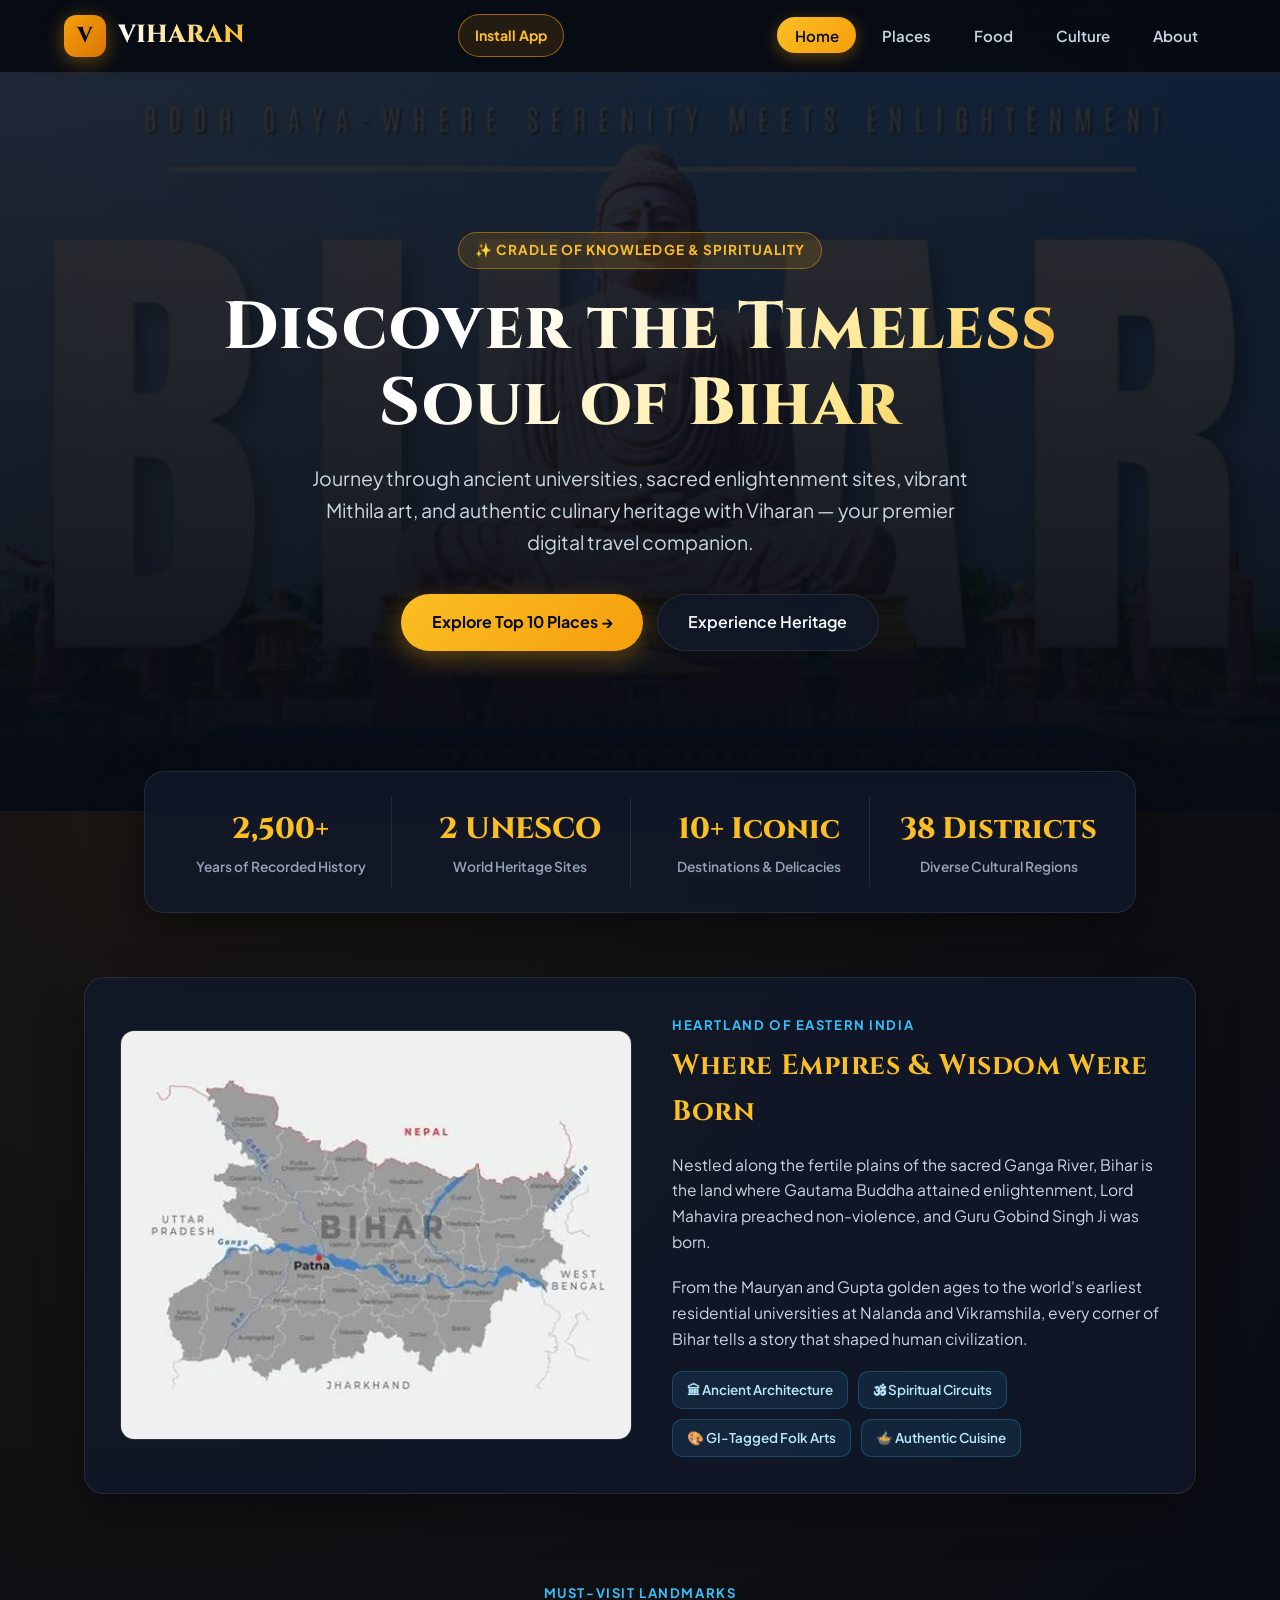
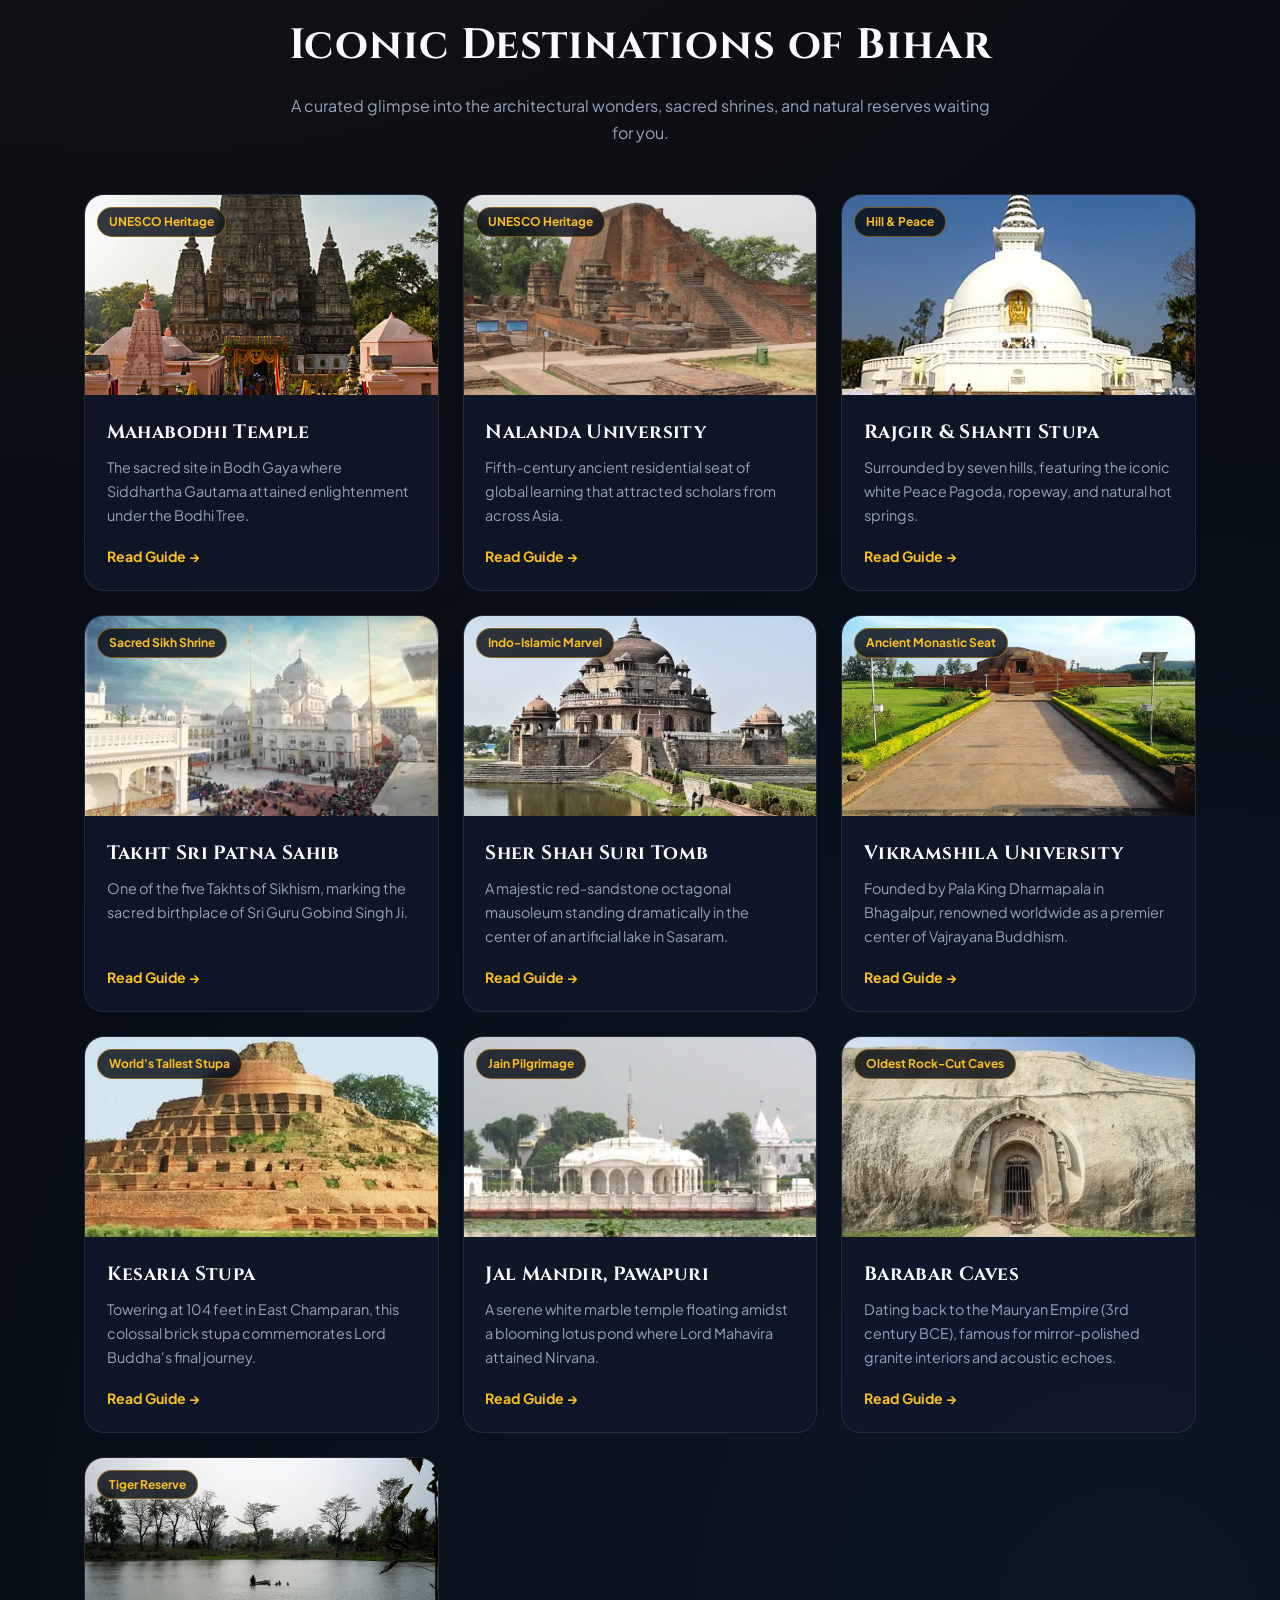
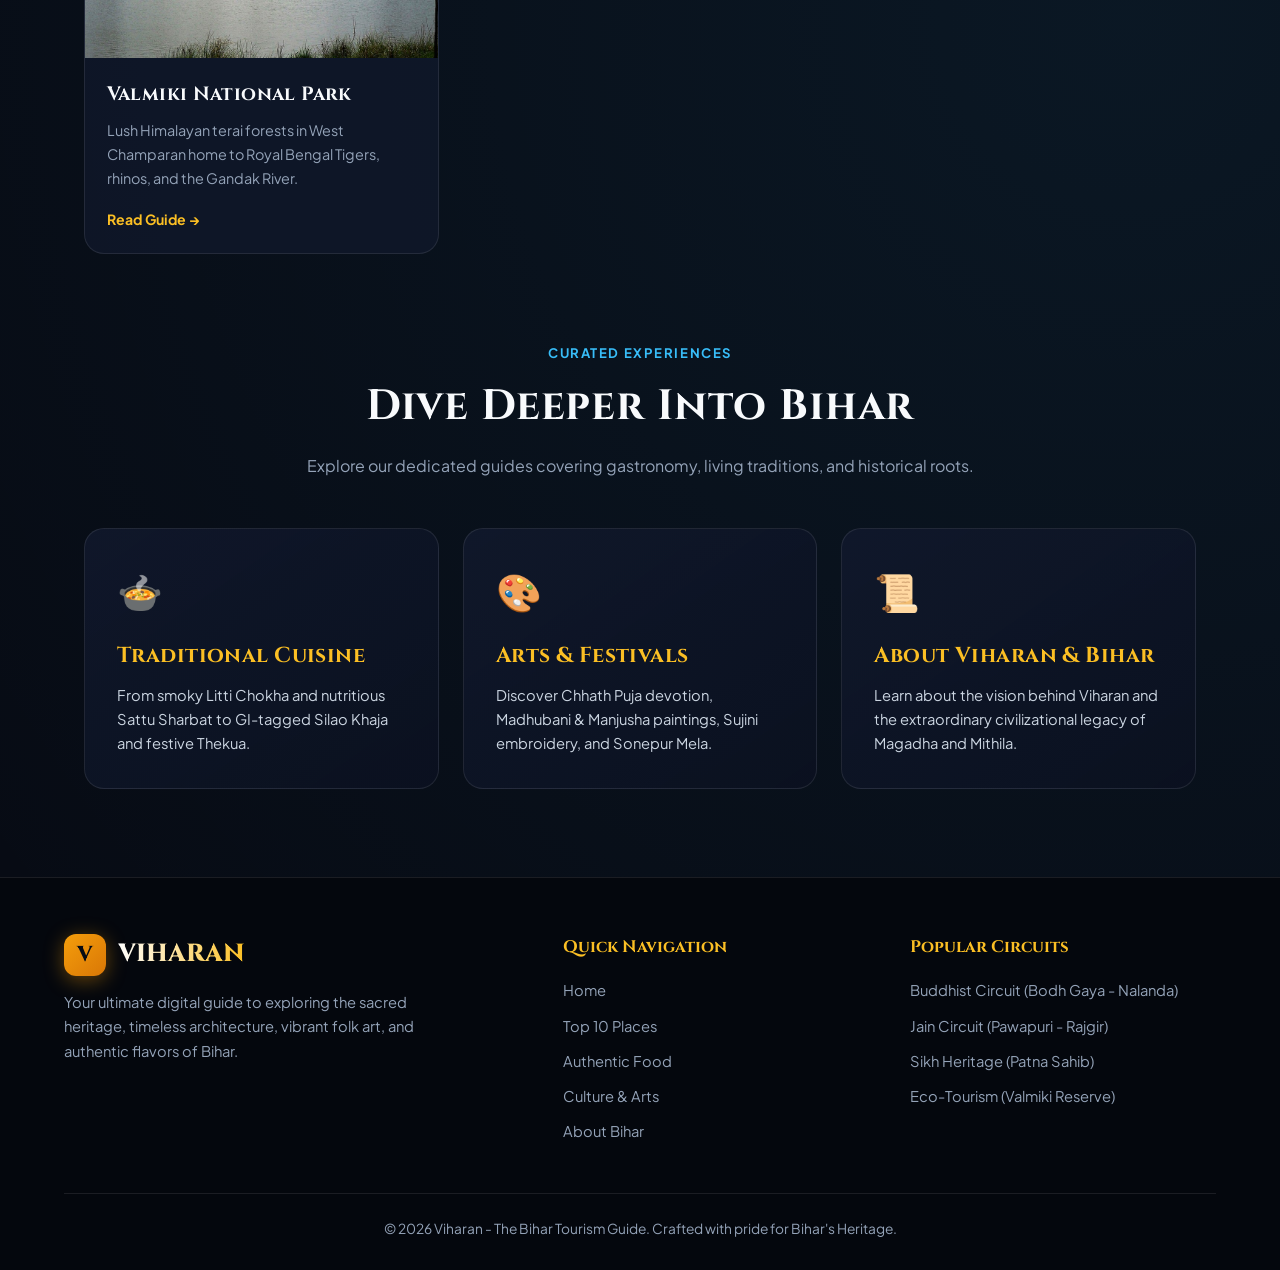
<file: index.html>
<!DOCTYPE html>
<html lang="en" class="scroll-smooth">
<head>
    <script async src="https://www.googletagmanager.com/gtm.js?id=GTM-PH8TXXCX"></script>
<script>
  window.dataLayer = window.dataLayer || [];
  function gtag(){dataLayer.push(arguments);}
  gtag('js', new Date());
</script>

    <meta name="google-site-verification" content="honF_hsXW2pcpyJOydOD3KJowP6wJHYaHgWUFbfEs78" />
    <meta charset="UTF-8">
    <meta name="viewport" content="width=device-width, initial-scale=1.0">
    <title>Home | Viharan - The Bihar Tourism Guide</title>

    <meta name="keywords" content="bihar, bihar tourism, famous places in bihar, bihar food, litti chokha, madhubani painting, nalanda university, rajgir, bodh gaya, viharan, patna sahib, travel bihar, tourist spots, bihari culture">
    <meta name="description" content="Viharan: The Ultimate Bihar Tourism Guide. Explore top 10 famous places, authentic traditional foods, and rich historical culture.">
    <meta name="author" content="Viharan Developer">

    <!-- Custom Royal Heritage Favicon -->
    <link rel="apple-touch-icon" sizes="180x180" href="apple-touch-icon.png">
    <link rel="icon" type="image/png" sizes="32x32" href="favicon-32x32.png">
    <link rel="icon" type="image/png" sizes="16x16" href="favicon-16x16.png">
    <link rel="manifest" href="site.webmanifest">
    <meta name="theme-color" content="#070b14">
    <meta name="apple-mobile-web-app-capable" content="yes">
    <meta name="apple-mobile-web-app-status-bar-style" content="black-translucent">
    <link rel="stylesheet" href="responsive.css">

    <link rel="preconnect" href="https://fonts.googleapis.com">
    <link rel="preconnect" href="https://fonts.gstatic.com" crossorigin>
    <link href="https://fonts.googleapis.com/css2?family=Cinzel:wght@600;700;800&family=Plus+Jakarta+Sans:wght@400;500;600;700;800&display=swap" rel="stylesheet">

    <style>
        :root {
            --bg-primary: #070b14;
            --bg-secondary: #0d1322;
            --surface-glass: rgba(17, 25, 45, 0.72);
            --surface-glass-hover: rgba(24, 35, 62, 0.88);
            --border-glass: rgba(255, 255, 255, 0.09);
            --border-accent: rgba(245, 158, 11, 0.45);
            --accent-gold: #f59e0b;
            --accent-amber: #fbbf24;
            --accent-cyan: #38bdf8;
            --accent-emerald: #10b981;
            --text-primary: #f8fafc;
            --text-secondary: #cbd5e1;
            --text-muted: #94a3b8;
            --shadow-glow: 0 12px 40px -10px rgba(245, 158, 11, 0.25);
            --radius-lg: 20px;
            --radius-md: 14px;
            --transition: all 0.35s cubic-bezier(0.22, 1, 0.36, 1);
        }

        * {
            margin: 0;
            padding: 0;
            box-sizing: border-box;
        }

        body {
            font-family: 'Plus Jakarta Sans', sans-serif;
            background-color: var(--bg-primary);
            color: var(--text-primary);
            line-height: 1.65;
            overflow-x: hidden;
            background-image:
                radial-gradient(circle at 12% 18%, rgba(245, 158, 11, 0.08) 0%, transparent 40%),
                radial-gradient(circle at 88% 72%, rgba(56, 189, 248, 0.07) 0%, transparent 42%);
        }

        h1, h2, h3, .brand-font {
            font-family: 'Cinzel', serif;
            letter-spacing: 0.02em;
        }

        /* Navbar */
        .navbar {
            position: sticky;
            top: 0;
            z-index: 1000;
            background: rgba(7, 11, 20, 0.82);
            backdrop-filter: blur(18px);
            -webkit-backdrop-filter: blur(18px);
            border-bottom: 1px solid var(--border-glass);
            padding: 0.9rem 5%;
            display: flex;
            align-items: center;
            justify-content: space-between;
        }

        .logo-wrap {
            display: flex;
            align-items: center;
            gap: 12px;
            text-decoration: none;
        }

        .logo-badge {
            width: 42px;
            height: 42px;
            border-radius: 12px;
            background: linear-gradient(135deg, var(--accent-gold), #d97706);
            display: grid;
            place-items: center;
            font-family: 'Cinzel', serif;
            font-weight: 800;
            font-size: 1.35rem;
            color: #070b14;
            box-shadow: 0 4px 20px rgba(245, 158, 11, 0.4);
        }

        .logo-text {
            font-family: 'Cinzel', serif;
            font-size: 1.55rem;
            font-weight: 800;
            background: linear-gradient(90deg, #fff, var(--accent-amber));
            -webkit-background-clip: text;
            -webkit-text-fill-color: transparent;
        }

        .nav-links {
            display: flex;
            list-style: none;
            gap: 8px;
        }

        .nav-links a {
            text-decoration: none;
            color: var(--text-secondary);
            font-weight: 600;
            font-size: 0.94rem;
            padding: 0.55rem 1.1rem;
            border-radius: 999px;
            transition: var(--transition);
        }

        .nav-links a:hover,
        .nav-links a.active {
            color: #070b14;
            background: linear-gradient(135deg, var(--accent-amber), var(--accent-gold));
            box-shadow: 0 4px 16px rgba(245, 158, 11, 0.35);
        }

        .menu-toggle {
            display: none;
            background: var(--surface-glass);
            border: 1px solid var(--border-glass);
            color: var(--text-primary);
            font-size: 1.4rem;
            padding: 6px 12px;
            border-radius: 10px;
            cursor: pointer;
        }

        /* Hero Section */
        .hero {
            position: relative;
            min-height: 82vh;
            display: flex;
            align-items: center;
            justify-content: center;
            text-align: center;
            padding: 4rem 5%;
            overflow: hidden;
        }

        .hero-bg {
            position: absolute;
            inset: 0;
            background: url('Home Bihar banner.jpg') center/cover no-repeat;
            filter: brightness(0.36) saturate(1.15);
            transform: scale(1.03);
            z-index: -2;
        }

        .hero-overlay {
            position: absolute;
            inset: 0;
            background: linear-gradient(180deg, rgba(7, 11, 20, 0.55) 0%, rgba(7, 11, 20, 0.78) 65%, var(--bg-primary) 100%);
            z-index: -1;
        }

        .hero-content {
            max-width: 860px;
            animation: fadeUp 0.9s ease-out;
        }

        .hero-pill {
            display: inline-flex;
            align-items: center;
            gap: 8px;
            padding: 6px 16px;
            border-radius: 999px;
            background: rgba(245, 158, 11, 0.14);
            border: 1px solid var(--border-accent);
            color: var(--accent-amber);
            font-size: 0.85rem;
            font-weight: 700;
            text-transform: uppercase;
            letter-spacing: 0.08em;
            margin-bottom: 1.3rem;
        }

        .hero h1 {
            font-size: clamp(2.4rem, 5.2vw, 4.2rem);
            font-weight: 800;
            line-height: 1.15;
            margin-bottom: 1.2rem;
            background: linear-gradient(135deg, #ffffff 30%, #fde68a 75%, #f59e0b 100%);
            -webkit-background-clip: text;
            -webkit-text-fill-color: transparent;
        }

        .hero p {
            font-size: clamp(1.05rem, 1.8vw, 1.22rem);
            color: var(--text-secondary);
            max-width: 680px;
            margin: 0 auto 2.2rem;
        }

        .hero-actions {
            display: flex;
            flex-wrap: wrap;
            gap: 14px;
            justify-content: center;
        }

        .btn-primary {
            display: inline-flex;
            align-items: center;
            gap: 8px;
            padding: 0.9rem 1.9rem;
            border-radius: 999px;
            background: linear-gradient(135deg, var(--accent-amber), var(--accent-gold));
            color: #070b14;
            font-weight: 700;
            text-decoration: none;
            box-shadow: 0 8px 25px rgba(245, 158, 11, 0.35);
            transition: var(--transition);
        }

        .btn-primary:hover {
            transform: translateY(-3px);
            box-shadow: 0 12px 32px rgba(245, 158, 11, 0.5);
        }

        .btn-secondary {
            display: inline-flex;
            align-items: center;
            gap: 8px;
            padding: 0.9rem 1.9rem;
            border-radius: 999px;
            background: var(--surface-glass);
            border: 1px solid var(--border-glass);
            color: var(--text-primary);
            font-weight: 600;
            text-decoration: none;
            backdrop-filter: blur(12px);
            transition: var(--transition);
        }

        .btn-secondary:hover {
            border-color: var(--accent-amber);
            background: var(--surface-glass-hover);
            transform: translateY(-3px);
        }

        /* Stats Bar */
        .stats-bar {
            max-width: 1120px;
            margin: -2.5rem auto 4rem;
            padding: 0 5%;
            position: relative;
            z-index: 10;
        }

        .stats-grid {
            display: grid;
            grid-template-columns: repeat(4, 1fr);
            gap: 18px;
            background: var(--surface-glass);
            backdrop-filter: blur(20px);
            border: 1px solid var(--border-glass);
            border-radius: var(--radius-lg);
            padding: 1.6rem;
            box-shadow: 0 20px 50px rgba(0, 0, 0, 0.45);
        }

        .stat-item {
            text-align: center;
            padding: 0.5rem;
            border-right: 1px solid var(--border-glass);
        }

        .stat-item:last-child {
            border-right: none;
        }

        .stat-num {
            font-family: 'Cinzel', serif;
            font-size: 1.85rem;
            font-weight: 800;
            color: var(--accent-amber);
        }

        .stat-label {
            font-size: 0.86rem;
            color: var(--text-muted);
            font-weight: 600;
            margin-top: 2px;
        }

        /* Section Containers */
        .section {
            max-width: 1240px;
            margin: 0 auto 5.5rem;
            padding: 0 5%;
        }

        .section-header {
            text-align: center;
            max-width: 720px;
            margin: 0 auto 3rem;
        }

        .section-tag {
            color: var(--accent-cyan);
            font-size: 0.82rem;
            font-weight: 700;
            text-transform: uppercase;
            letter-spacing: 0.12em;
            display: block;
            margin-bottom: 0.5rem;
        }

        .section-header h2 {
            font-size: clamp(1.85rem, 3.4vw, 2.65rem);
            margin-bottom: 0.75rem;
            color: var(--text-primary);
        }

        .section-header p {
            color: var(--text-muted);
            font-size: 1rem;
        }

        /* Overview Map Feature */
        .overview-card {
            display: grid;
            grid-template-columns: 1.05fr 1fr;
            gap: 2.5rem;
            align-items: center;
            background: var(--surface-glass);
            border: 1px solid var(--border-glass);
            border-radius: var(--radius-lg);
            padding: 2.2rem;
            box-shadow: 0 18px 45px rgba(0, 0, 0, 0.35);
        }

        .overview-img {
            width: 100%;
            border-radius: var(--radius-md);
            border: 1px solid var(--border-glass);
            object-fit: cover;
            transition: var(--transition);
        }

        .overview-img:hover {
            transform: scale(1.02);
        }

        .overview-info h3 {
            font-size: 1.75rem;
            color: var(--accent-amber);
            margin-bottom: 1rem;
        }

        .overview-info p {
            color: var(--text-secondary);
            margin-bottom: 1.2rem;
            font-size: 0.98rem;
        }

        .feature-pills {
            display: flex;
            flex-wrap: wrap;
            gap: 10px;
            margin-top: 1.2rem;
        }

        .feature-pill {
            padding: 7px 14px;
            border-radius: 10px;
            background: rgba(56, 189, 248, 0.1);
            border: 1px solid rgba(56, 189, 248, 0.25);
            color: #bae6fd;
            font-size: 0.84rem;
            font-weight: 600;
        }

        /* Top 10 Preview Grid */
        .cards-grid {
            display: grid;
            grid-template-columns: repeat(auto-fill, minmax(280px, 1fr));
            gap: 24px;
        }

        .place-card {
            background: var(--surface-glass);
            border: 1px solid var(--border-glass);
            border-radius: var(--radius-lg);
            overflow: hidden;
            transition: var(--transition);
            display: flex;
            flex-direction: column;
        }

        .place-card:hover {
            transform: translateY(-8px);
            border-color: var(--border-accent);
            box-shadow: var(--shadow-glow);
            background: var(--surface-glass-hover);
        }

        .card-media {
            position: relative;
            height: 200px;
            overflow: hidden;
        }

        .card-media img {
            width: 100%;
            height: 100%;
            object-fit: cover;
            transition: transform 0.5s ease;
        }

        .place-card:hover .card-media img {
            transform: scale(1.08);
        }

        .card-badge {
            position: absolute;
            top: 12px;
            left: 12px;
            background: rgba(7, 11, 20, 0.82);
            backdrop-filter: blur(8px);
            color: var(--accent-amber);
            border: 1px solid var(--border-accent);
            padding: 4px 11px;
            border-radius: 999px;
            font-size: 0.75rem;
            font-weight: 700;
        }

        .card-body {
            padding: 1.35rem;
            flex: 1;
            display: flex;
            flex-direction: column;
            justify-content: space-between;
        }

        .card-body h3 {
            font-size: 1.2rem;
            margin-bottom: 0.5rem;
            color: var(--text-primary);
        }

        .card-body p {
            color: var(--text-muted);
            font-size: 0.9rem;
            margin-bottom: 1.1rem;
        }

        .card-link {
            color: var(--accent-amber);
            text-decoration: none;
            font-weight: 700;
            font-size: 0.88rem;
            display: inline-flex;
            align-items: center;
            gap: 6px;
        }

        .card-link:hover {
            gap: 10px;
        }

        /* Explore Categories */
        .cat-grid {
            display: grid;
            grid-template-columns: repeat(3, 1fr);
            gap: 24px;
        }

        .cat-card {
            background: linear-gradient(145deg, rgba(17, 25, 45, 0.85), rgba(11, 17, 32, 0.95));
            border: 1px solid var(--border-glass);
            border-radius: var(--radius-lg);
            padding: 2rem;
            text-decoration: none;
            color: var(--text-primary);
            transition: var(--transition);
            position: relative;
            overflow: hidden;
        }

        .cat-card:hover {
            transform: translateY(-6px);
            border-color: var(--accent-amber);
            box-shadow: var(--shadow-glow);
        }

        .cat-icon {
            font-size: 2.3rem;
            margin-bottom: 1rem;
            display: inline-block;
        }

        .cat-card h3 {
            font-size: 1.35rem;
            margin-bottom: 0.6rem;
            color: var(--accent-amber);
        }

        .cat-card p {
            color: var(--text-secondary);
            font-size: 0.92rem;
        }

        /* Footer */
        footer {
            background: #04070d;
            border-top: 1px solid var(--border-glass);
            padding: 3.5rem 5% 1.8rem;
        }

        .footer-grid {
            max-width: 1240px;
            margin: 0 auto 2.5rem;
            display: grid;
            grid-template-columns: 1.5fr 1fr 1fr;
            gap: 2.5rem;
        }

        .footer-brand p {
            color: var(--text-muted);
            font-size: 0.92rem;
            margin-top: 0.9rem;
            max-width: 360px;
        }

        .footer-col h4 {
            font-family: 'Cinzel', serif;
            color: var(--accent-amber);
            margin-bottom: 1rem;
            font-size: 1.05rem;
        }

        .footer-col ul {
            list-style: none;
        }

        .footer-col li {
            margin-bottom: 0.55rem;
        }

        .footer-col a {
            color: var(--text-muted);
            text-decoration: none;
            font-size: 0.92rem;
            transition: color 0.25s;
        }

        .footer-col a:hover {
            color: var(--accent-amber);
        }

        .footer-bottom {
            max-width: 1240px;
            margin: 0 auto;
            padding-top: 1.5rem;
            border-top: 1px solid var(--border-glass);
            text-align: center;
            color: var(--text-muted);
            font-size: 0.86rem;
        }

        @keyframes fadeUp {
            from { opacity: 0; transform: translateY(22px); }
            to { opacity: 1; transform: translateY(0); }
        }

        @media (max-width: 900px) {
            .stats-grid { grid-template-columns: repeat(2, 1fr); }
            .stat-item:nth-child(2) { border-right: none; }
            .overview-card { grid-template-columns: 1fr; }
            .cat-grid { grid-template-columns: 1fr; }
            .footer-grid { grid-template-columns: 1fr; }
        }

        @media (max-width: 768px) {
            .menu-toggle { display: block; }
            .nav-links {
                position: absolute;
                top: 100%;
                left: 0;
                right: 0;
                background: rgba(7, 11, 20, 0.96);
                backdrop-filter: blur(20px);
                flex-direction: column;
                padding: 1.2rem 5%;
                border-bottom: 1px solid var(--border-glass);
                display: none;
            }
            .nav-links.open { display: flex; }
        }
    </style>
</head>
<body>

    <!-- Navbar -->
    <nav class="navbar">
        <a href="index.html" class="logo-wrap">
            <div class="logo-badge">V</div>
            <span class="logo-text">VIHARAN</span>
        </a>
        <button class="install-button" id="installButton" type="button">Install App</button>
        <button class="menu-toggle" id="menuToggle" aria-label="Toggle Navigation" aria-controls="navLinks" aria-expanded="false">&#9776;</button>
        <ul class="nav-links" id="navLinks">
            <li><a href="index.html" class="active">Home</a></li>
            <li><a href="places.html">Places</a></li>
            <li><a href="food.html">Food</a></li>
            <li><a href="culture.html">Culture</a></li>
            <li><a href="about.html">About</a></li>
        </ul>
    </nav>
    <p class="install-help" id="installHelp" role="status" aria-live="polite" hidden></p>

    <!-- Hero Banner -->
    <header class="hero">
        <div class="hero-bg"></div>
        <div class="hero-overlay"></div>
        <div class="hero-content">
            <span class="hero-pill">&#10024; Cradle of Knowledge &amp; Spirituality</span>
            <h1>Discover the Timeless Soul of Bihar</h1>
            <p>Journey through ancient universities, sacred enlightenment sites, vibrant Mithila art, and authentic culinary heritage with Viharan — your premier digital travel companion.</p>
            <div class="hero-actions">
                <a href="places.html" class="btn-primary">Explore Top 10 Places &rarr;</a>
                <a href="culture.html" class="btn-secondary">Experience Heritage</a>
            </div>
        </div>
    </header>

    <!-- Quick Highlights Bar -->
    <section class="stats-bar">
        <div class="stats-grid">
            <div class="stat-item">
                <div class="stat-num">2,500+</div>
                <div class="stat-label">Years of Recorded History</div>
            </div>
            <div class="stat-item">
                <div class="stat-num">2 UNESCO</div>
                <div class="stat-label">World Heritage Sites</div>
            </div>
            <div class="stat-item">
                <div class="stat-num">10+ Iconic</div>
                <div class="stat-label">Destinations &amp; Delicacies</div>
            </div>
            <div class="stat-item">
                <div class="stat-num">38 Districts</div>
                <div class="stat-label">Diverse Cultural Regions</div>
            </div>
        </div>
    </section>

    <!-- Geographic & Historical Overview -->
    <section class="section">
        <div class="overview-card">
            <img src="index_images/Bihar image.webp" alt="Map of Bihar" class="overview-img">
            <div class="overview-info">
                <span class="section-tag">Heartland of Eastern India</span>
                <h3>Where Empires &amp; Wisdom Were Born</h3>
                <p>Nestled along the fertile plains of the sacred Ganga River, Bihar is the land where Gautama Buddha attained enlightenment, Lord Mahavira preached non-violence, and Guru Gobind Singh Ji was born.</p>
                <p>From the Mauryan and Gupta golden ages to the world's earliest residential universities at Nalanda and Vikramshila, every corner of Bihar tells a story that shaped human civilization.</p>
                <div class="feature-pills">
                    <span class="feature-pill">&#127963; Ancient Architecture</span>
                    <span class="feature-pill">&#128329; Spiritual Circuits</span>
                    <span class="feature-pill">&#127912; GI-Tagged Folk Arts</span>
                    <span class="feature-pill">&#127858; Authentic Cuisine</span>
                </div>
            </div>
        </div>
    </section>

    <!-- Top Destinations Showcase -->
    <section class="section">
        <div class="section-header">
            <span class="section-tag">Must-Visit Landmarks</span>
            <h2>Iconic Destinations of Bihar</h2>
            <p>A curated glimpse into the architectural wonders, sacred shrines, and natural reserves waiting for you.</p>
        </div>

        <div class="cards-grid">
            <article class="place-card">
                <div class="card-media">
                    <img src="index_images/Mahabodhi Temple.jpg" alt="Mahabodhi Temple Bodh Gaya">
                    <span class="card-badge">UNESCO Heritage</span>
                </div>
                <div class="card-body">
                    <div>
                        <h3>Mahabodhi Temple</h3>
                        <p>The sacred site in Bodh Gaya where Siddhartha Gautama attained enlightenment under the Bodhi Tree.</p>
                    </div>
                    <a href="places.html#mahabodhi" class="card-link">Read Guide &rarr;</a>
                </div>
            </article>

            <article class="place-card">
                <div class="card-media">
                    <img src="index_images/Nalanda University.webp" alt="Nalanda University Ruins">
                    <span class="card-badge">UNESCO Heritage</span>
                </div>
                <div class="card-body">
                    <div>
                        <h3>Nalanda University</h3>
                        <p>Fifth-century ancient residential seat of global learning that attracted scholars from across Asia.</p>
                    </div>
                    <a href="places.html#nalanda" class="card-link">Read Guide &rarr;</a>
                </div>
            </article>

            <article class="place-card">
                <div class="card-media">
                    <img src="index_images/Rajgir nalanda.jpg" alt="Vishwa Shanti Stupa Rajgir">
                    <span class="card-badge">Hill &amp; Peace</span>
                </div>
                <div class="card-body">
                    <div>
                        <h3>Rajgir &amp; Shanti Stupa</h3>
                        <p>Surrounded by seven hills, featuring the iconic white Peace Pagoda, ropeway, and natural hot springs.</p>
                    </div>
                    <a href="places.html#rajgir" class="card-link">Read Guide &rarr;</a>
                </div>
            </article>

            <article class="place-card">
                <div class="card-media">
                    <img src="index_images/Patna Sahib Gurudwara.webp" alt="Takht Sri Patna Sahib">
                    <span class="card-badge">Sacred Sikh Shrine</span>
                </div>
                <div class="card-body">
                    <div>
                        <h3>Takht Sri Patna Sahib</h3>
                        <p>One of the five Takhts of Sikhism, marking the sacred birthplace of Sri Guru Gobind Singh Ji.</p>
                    </div>
                    <a href="places.html#patnasahib" class="card-link">Read Guide &rarr;</a>
                </div>
            </article>

            <article class="place-card">
                <div class="card-media">
                    <img src="index_images/sher shah shuri tomb.webp" alt="Sher Shah Suri Tomb Sasaram">
                    <span class="card-badge">Indo-Islamic Marvel</span>
                </div>
                <div class="card-body">
                    <div>
                        <h3>Sher Shah Suri Tomb</h3>
                        <p>A majestic red-sandstone octagonal mausoleum standing dramatically in the center of an artificial lake in Sasaram.</p>
                    </div>
                    <a href="places.html#shershah" class="card-link">Read Guide &rarr;</a>
                </div>
            </article>

            <article class="place-card">
                <div class="card-media">
                    <img src="index_images/Vikramshila University.jpg" alt="Vikramshila University Bhagalpur">
                    <span class="card-badge">Ancient Monastic Seat</span>
                </div>
                <div class="card-body">
                    <div>
                        <h3>Vikramshila University</h3>
                        <p>Founded by Pala King Dharmapala in Bhagalpur, renowned worldwide as a premier center of Vajrayana Buddhism.</p>
                    </div>
                    <a href="places.html#vikramshila" class="card-link">Read Guide &rarr;</a>
                </div>
            </article>

            <article class="place-card">
                <div class="card-media">
                    <img src="index_images/Kesaria Stupa.webp" alt="Kesaria Stupa East Champaran">
                    <span class="card-badge">World's Tallest Stupa</span>
                </div>
                <div class="card-body">
                    <div>
                        <h3>Kesaria Stupa</h3>
                        <p>Towering at 104 feet in East Champaran, this colossal brick stupa commemorates Lord Buddha's final journey.</p>
                    </div>
                    <a href="places.html#kesaria" class="card-link">Read Guide &rarr;</a>
                </div>
            </article>

            <article class="place-card">
                <div class="card-media">
                    <img src="index_images/jal mandir.webp" alt="Jal Mandir Pawapuri">
                    <span class="card-badge">Jain Pilgrimage</span>
                </div>
                <div class="card-body">
                    <div>
                        <h3>Jal Mandir, Pawapuri</h3>
                        <p>A serene white marble temple floating amidst a blooming lotus pond where Lord Mahavira attained Nirvana.</p>
                    </div>
                    <a href="places.html#jalmandir" class="card-link">Read Guide &rarr;</a>
                </div>
            </article>

            <article class="place-card">
                <div class="card-media">
                    <img src="index_images/Barabar cave.webp" alt="Barabar Caves Jehanabad">
                    <span class="card-badge">Oldest Rock-Cut Caves</span>
                </div>
                <div class="card-body">
                    <div>
                        <h3>Barabar Caves</h3>
                        <p>Dating back to the Mauryan Empire (3rd century BCE), famous for mirror-polished granite interiors and acoustic echoes.</p>
                    </div>
                    <a href="places.html#barabar" class="card-link">Read Guide &rarr;</a>
                </div>
            </article>

            <article class="place-card">
                <div class="card-media">
                    <img src="index_images/Valmiki National Park.jpg" alt="Valmiki National Park">
                    <span class="card-badge">Tiger Reserve</span>
                </div>
                <div class="card-body">
                    <div>
                        <h3>Valmiki National Park</h3>
                        <p>Lush Himalayan terai forests in West Champaran home to Royal Bengal Tigers, rhinos, and the Gandak River.</p>
                    </div>
                    <a href="places.html#valmiki" class="card-link">Read Guide &rarr;</a>
                </div>
            </article>
        </div>
    </section>

    <!-- Explore Sections -->
    <section class="section">
        <div class="section-header">
            <span class="section-tag">Curated Experiences</span>
            <h2>Dive Deeper Into Bihar</h2>
            <p>Explore our dedicated guides covering gastronomy, living traditions, and historical roots.</p>
        </div>
        <div class="cat-grid">
            <a href="food.html" class="cat-card">
                <span class="cat-icon">&#127858;</span>
                <h3>Traditional Cuisine</h3>
                <p>From smoky Litti Chokha and nutritious Sattu Sharbat to GI-tagged Silao Khaja and festive Thekua.</p>
            </a>
            <a href="culture.html" class="cat-card">
                <span class="cat-icon">&#127912;</span>
                <h3>Arts &amp; Festivals</h3>
                <p>Discover Chhath Puja devotion, Madhubani &amp; Manjusha paintings, Sujini embroidery, and Sonepur Mela.</p>
            </a>
            <a href="about.html" class="cat-card">
                <span class="cat-icon">&#128220;</span>
                <h3>About Viharan &amp; Bihar</h3>
                <p>Learn about the vision behind Viharan and the extraordinary civilizational legacy of Magadha and Mithila.</p>
            </a>
        </div>
    </section>

    <!-- Footer -->
    <footer>
        <div class="footer-grid">
            <div class="footer-brand">
                <a href="index.html" class="logo-wrap">
                    <div class="logo-badge">V</div>
                    <span class="logo-text">VIHARAN</span>
                </a>
                <p>Your ultimate digital guide to exploring the sacred heritage, timeless architecture, vibrant folk art, and authentic flavors of Bihar.</p>
            </div>
            <div class="footer-col">
                <h4>Quick Navigation</h4>
                <ul>
                    <li><a href="index.html">Home</a></li>
                    <li><a href="places.html">Top 10 Places</a></li>
                    <li><a href="food.html">Authentic Food</a></li>
                    <li><a href="culture.html">Culture &amp; Arts</a></li>
                    <li><a href="about.html">About Bihar</a></li>
                </ul>
            </div>
            <div class="footer-col">
                <h4>Popular Circuits</h4>
                <ul>
                    <li><a href="places.html#mahabodhi">Buddhist Circuit (Bodh Gaya - Nalanda)</a></li>
                    <li><a href="places.html#jalmandir">Jain Circuit (Pawapuri - Rajgir)</a></li>
                    <li><a href="places.html#patnasahib">Sikh Heritage (Patna Sahib)</a></li>
                    <li><a href="places.html#valmiki">Eco-Tourism (Valmiki Reserve)</a></li>
                </ul>
            </div>
        </div>
        <div class="footer-bottom">
            &copy; 2026 Viharan - The Bihar Tourism Guide. Crafted with pride for Bihar's Heritage.
        </div>
    </footer>

    <script>
    </script>
    <script src="app.js"></script>
</body>
</html>
</file>
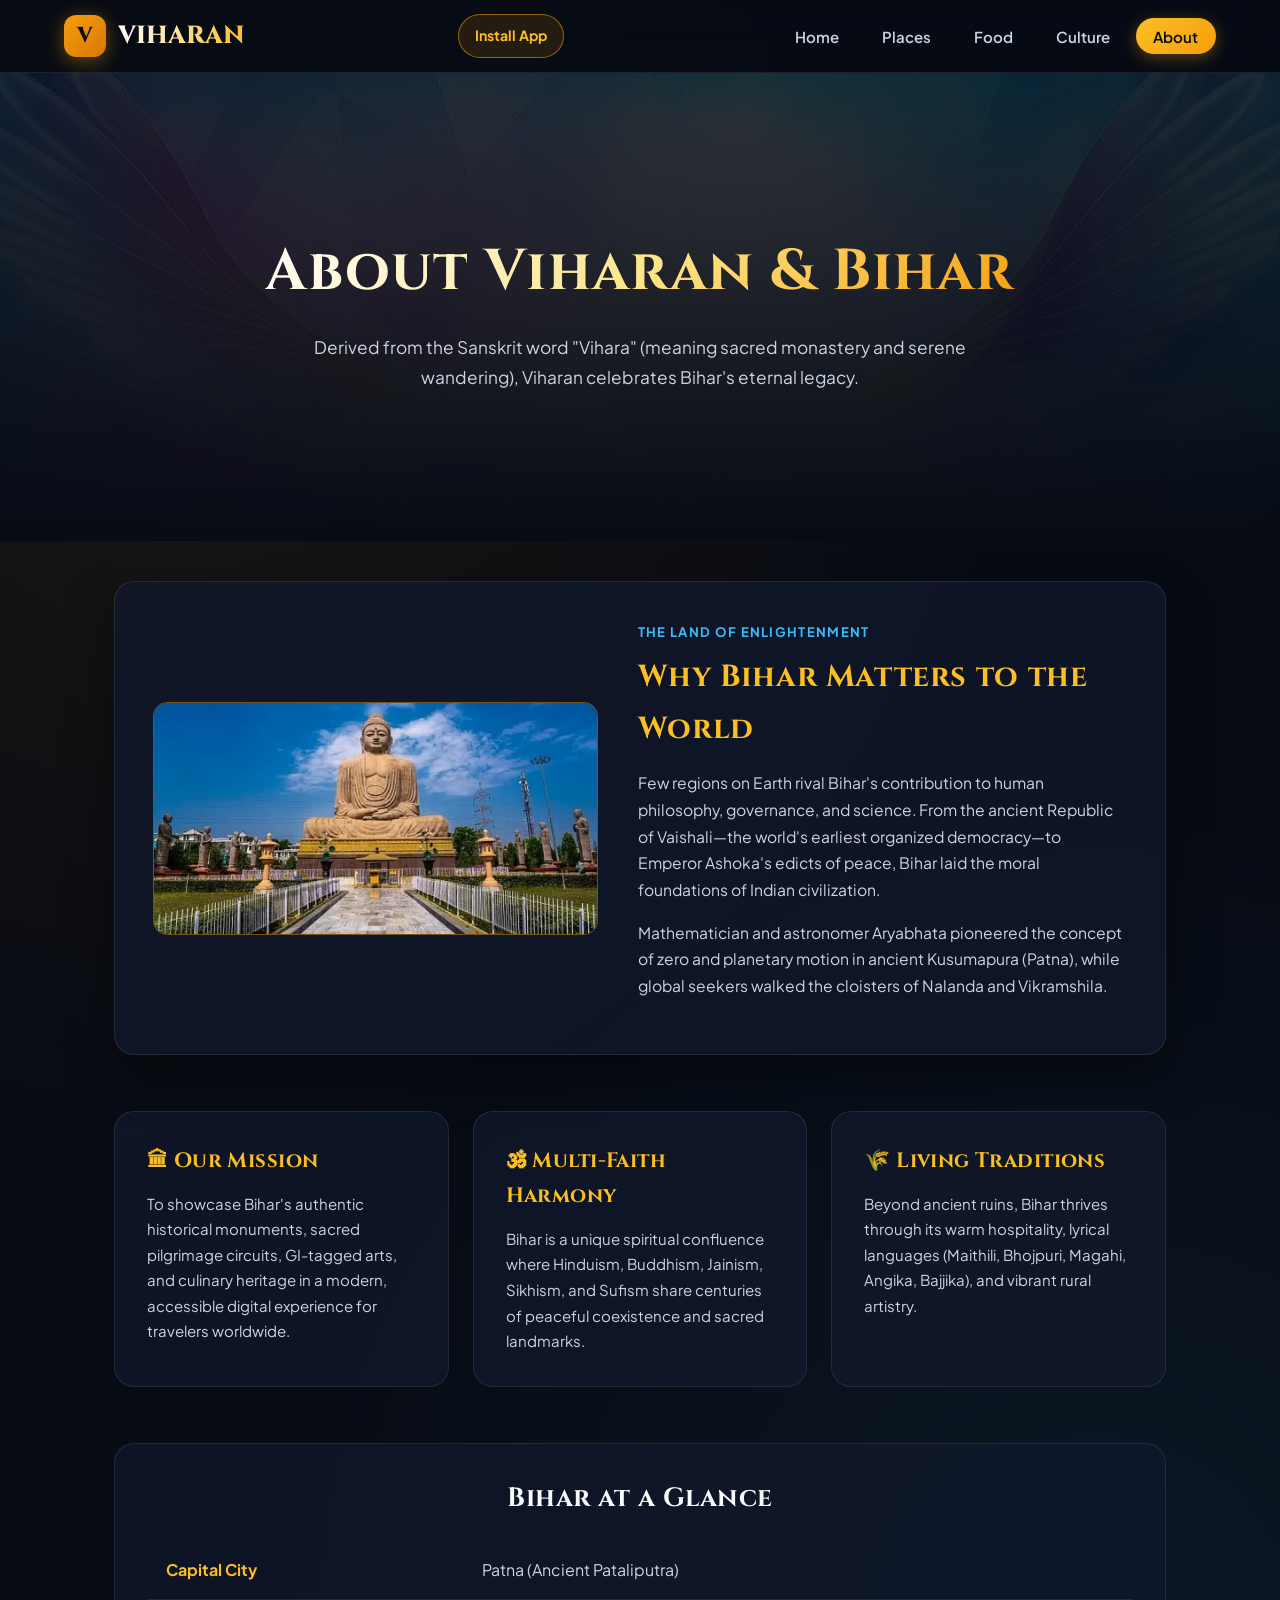
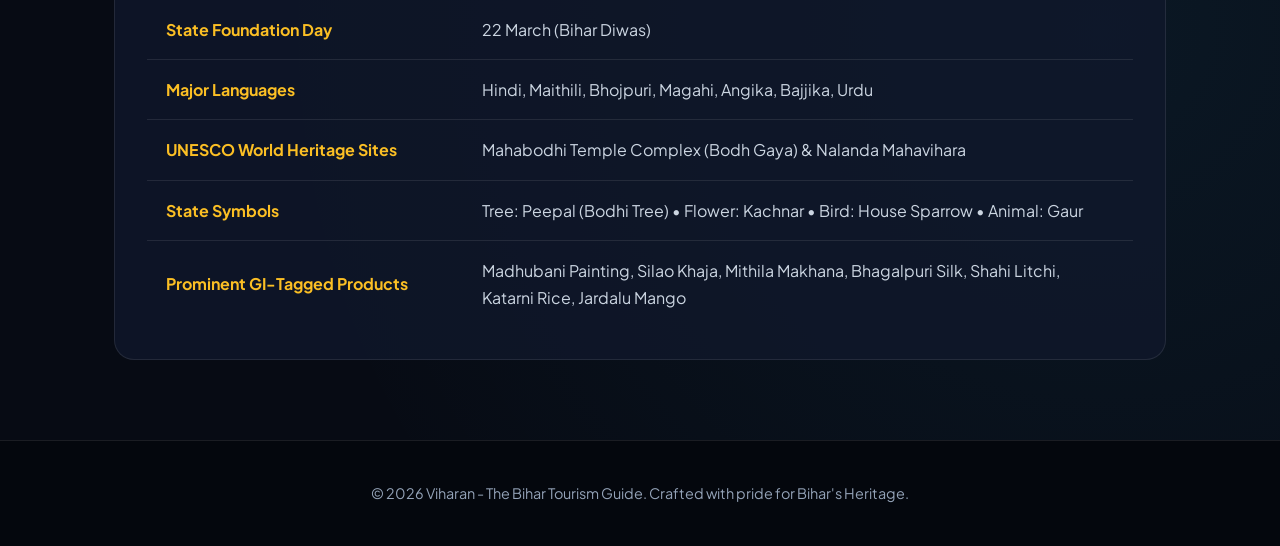
<file: about.html>
<!DOCTYPE html>
<html lang="en" class="scroll-smooth">
<head>
    <meta charset="UTF-8">
    <meta name="viewport" content="width=device-width, initial-scale=1.0">
    <title>About Bihar &amp; Viharan | Viharan - The Bihar Tourism Guide</title>
    <meta name="description" content="Learn about Viharan and the extraordinary historical, spiritual, and cultural legacy of Bihar—The Land of Enlightenment.">

    <link rel="apple-touch-icon" sizes="180x180" href="apple-touch-icon.png">
    <link rel="icon" type="image/png" sizes="32x32" href="favicon-32x32.png">
    <link rel="icon" type="image/png" sizes="16x16" href="favicon-16x16.png">
    <link rel="manifest" href="site.webmanifest">
    <meta name="theme-color" content="#070b14">
    <meta name="apple-mobile-web-app-capable" content="yes">
    <meta name="apple-mobile-web-app-status-bar-style" content="black-translucent">
    <link rel="stylesheet" href="responsive.css">

    <link rel="preconnect" href="https://fonts.googleapis.com">
    <link rel="preconnect" href="https://fonts.gstatic.com" crossorigin>
    <link href="https://fonts.googleapis.com/css2?family=Cinzel:wght@600;700;800&family=Plus+Jakarta+Sans:wght@400;500;600;700;800&display=swap" rel="stylesheet">

    <style>
        :root {
            --bg-primary: #070b14;
            --surface-glass: rgba(17, 25, 45, 0.75);
            --border-glass: rgba(255, 255, 255, 0.09);
            --border-accent: rgba(245, 158, 11, 0.45);
            --accent-gold: #f59e0b;
            --accent-amber: #fbbf24;
            --accent-cyan: #38bdf8;
            --text-primary: #f8fafc;
            --text-secondary: #cbd5e1;
            --text-muted: #94a3b8;
            --radius-lg: 20px;
            --radius-md: 14px;
            --transition: all 0.35s cubic-bezier(0.22, 1, 0.36, 1);
        }

        * { margin: 0; padding: 0; box-sizing: border-box; }

        body {
            font-family: 'Plus Jakarta Sans', sans-serif;
            background-color: var(--bg-primary);
            color: var(--text-primary);
            line-height: 1.7;
            background-image:
                radial-gradient(circle at 14% 16%, rgba(245, 158, 11, 0.08) 0%, transparent 40%),
                radial-gradient(circle at 86% 76%, rgba(56, 189, 248, 0.07) 0%, transparent 42%);
        }

        h1, h2, h3 { font-family: 'Cinzel', serif; letter-spacing: 0.02em; }

        .navbar {
            position: sticky; top: 0; z-index: 1000;
            background: rgba(7, 11, 20, 0.85); backdrop-filter: blur(18px);
            border-bottom: 1px solid var(--border-glass);
            padding: 0.9rem 5%; display: flex; align-items: center; justify-content: space-between;
        }

        .logo-wrap { display: flex; align-items: center; gap: 12px; text-decoration: none; }

        .logo-badge {
            width: 42px; height: 42px; border-radius: 12px;
            background: linear-gradient(135deg, var(--accent-gold), #d97706);
            display: grid; place-items: center;
            font-family: 'Cinzel', serif; font-weight: 800; font-size: 1.35rem; color: #070b14;
            box-shadow: 0 4px 20px rgba(245, 158, 11, 0.4);
        }

        .logo-text {
            font-family: 'Cinzel', serif; font-size: 1.55rem; font-weight: 800;
            background: linear-gradient(90deg, #fff, var(--accent-amber));
            -webkit-background-clip: text; -webkit-text-fill-color: transparent;
        }

        .nav-links { display: flex; list-style: none; gap: 8px; }

        .nav-links a {
            text-decoration: none; color: var(--text-secondary); font-weight: 600;
            font-size: 0.94rem; padding: 0.55rem 1.1rem; border-radius: 999px; transition: var(--transition);
        }

        .nav-links a:hover, .nav-links a.active {
            color: #070b14;
            background: linear-gradient(135deg, var(--accent-amber), var(--accent-gold));
            box-shadow: 0 4px 16px rgba(245, 158, 11, 0.35);
        }

        .menu-toggle {
            display: none; background: var(--surface-glass); border: 1px solid var(--border-glass);
            color: var(--text-primary); font-size: 1.4rem; padding: 6px 12px; border-radius: 10px; cursor: pointer;
        }

        .page-banner {
            position: relative; min-height: 52vh;
            display: flex; align-items: center; justify-content: center;
            text-align: center; padding: 4rem 5%; overflow: hidden;
        }

        .banner-bg {
            position: absolute; inset: 0;
            background: url('About Bihar banner.jpg') center/cover no-repeat;
            filter: brightness(0.38) saturate(1.15);
            z-index: -2;
        }

        .banner-overlay {
            position: absolute; inset: 0;
            background: linear-gradient(180deg, rgba(7, 11, 20, 0.5), var(--bg-primary));
            z-index: -1;
        }

        .page-banner h1 {
            font-size: clamp(2.2rem, 4.6vw, 3.6rem);
            background: linear-gradient(135deg, #fff, #fde68a, #f59e0b);
            -webkit-background-clip: text; -webkit-text-fill-color: transparent;
            margin-bottom: 0.8rem;
        }

        .page-banner p { color: var(--text-secondary); max-width: 680px; margin: 0 auto; font-size: 1.08rem; }

        .about-section {
            max-width: 1180px;
            margin: 2.5rem auto 5rem;
            padding: 0 5%;
        }

        .spotlight-card {
            display: grid;
            grid-template-columns: 1fr 1.1fr;
            gap: 2.5rem;
            align-items: center;
            background: var(--surface-glass);
            border: 1px solid var(--border-glass);
            border-radius: var(--radius-lg);
            padding: 2.4rem;
            margin-bottom: 3.5rem;
            box-shadow: 0 20px 50px rgba(0, 0, 0, 0.4);
        }

        .spotlight-card img {
            width: 100%;
            border-radius: var(--radius-md);
            border: 1px solid var(--border-accent);
            object-fit: cover;
        }

        .tag {
            color: var(--accent-cyan);
            font-size: 0.82rem;
            font-weight: 700;
            text-transform: uppercase;
            letter-spacing: 0.1em;
            display: block;
            margin-bottom: 0.5rem;
        }

        .spotlight-card h2 {
            font-size: 1.9rem;
            color: var(--accent-amber);
            margin-bottom: 1rem;
        }

        .spotlight-card p {
            color: var(--text-secondary);
            margin-bottom: 1rem;
            font-size: 0.98rem;
        }

        .pillars-grid {
            display: grid;
            grid-template-columns: repeat(3, 1fr);
            gap: 24px;
            margin-bottom: 3.5rem;
        }

        .pillar-card {
            background: var(--surface-glass);
            border: 1px solid var(--border-glass);
            border-radius: var(--radius-lg);
            padding: 2rem;
            transition: var(--transition);
        }

        .pillar-card:hover {
            transform: translateY(-6px);
            border-color: var(--border-accent);
        }

        .pillar-card h3 {
            color: var(--accent-amber);
            font-size: 1.3rem;
            margin-bottom: 0.7rem;
        }

        .pillar-card p {
            color: var(--text-secondary);
            font-size: 0.94rem;
        }

        .facts-table-wrap {
            background: var(--surface-glass);
            border: 1px solid var(--border-glass);
            border-radius: var(--radius-lg);
            padding: 2rem;
            overflow-x: auto;
        }

        .facts-table-wrap h2 {
            font-size: 1.65rem;
            color: var(--text-primary);
            margin-bottom: 1.2rem;
            text-align: center;
        }

        table {
            width: 100%;
            border-collapse: collapse;
        }

        th, td {
            padding: 1rem 1.2rem;
            text-align: left;
            border-bottom: 1px solid var(--border-glass);
        }

        th {
            color: var(--accent-amber);
            font-weight: 700;
            width: 32%;
        }

        td { color: var(--text-secondary); }

        tr:last-child th, tr:last-child td { border-bottom: none; }

        footer {
            background: #04070d; border-top: 1px solid var(--border-glass);
            padding: 2.5rem 5%; text-align: center; color: var(--text-muted); font-size: 0.9rem;
        }

        @media (max-width: 900px) {
            .spotlight-card { grid-template-columns: 1fr; }
            .pillars-grid { grid-template-columns: 1fr; }
        }

        @media (max-width: 768px) {
            .menu-toggle { display: block; }
            .nav-links {
                position: absolute; top: 100%; left: 0; right: 0;
                background: rgba(7, 11, 20, 0.96); backdrop-filter: blur(20px);
                flex-direction: column; padding: 1.2rem 5%;
                border-bottom: 1px solid var(--border-glass); display: none;
            }
            .nav-links.open { display: flex; }
        }
    </style>
</head>
<body>

    <nav class="navbar">
        <a href="index.html" class="logo-wrap">
            <div class="logo-badge">V</div>
            <span class="logo-text">VIHARAN</span>
        </a>
        <button class="install-button" id="installButton" type="button">Install App</button>
        <button class="menu-toggle" id="menuToggle" aria-label="Toggle Navigation" aria-controls="navLinks" aria-expanded="false">&#9776;</button>
        <ul class="nav-links" id="navLinks">
            <li><a href="index.html">Home</a></li>
            <li><a href="places.html">Places</a></li>
            <li><a href="food.html">Food</a></li>
            <li><a href="culture.html">Culture</a></li>
            <li><a href="about.html" class="active">About</a></li>
        </ul>
    </nav>
    <p class="install-help" id="installHelp" role="status" aria-live="polite" hidden></p>

    <header class="page-banner">
        <div class="banner-bg"></div>
        <div class="banner-overlay"></div>
        <div>
            <h1>About Viharan &amp; Bihar</h1>
            <p>Derived from the Sanskrit word "Vihara" (meaning sacred monastery and serene wandering), Viharan celebrates Bihar's eternal legacy.</p>
        </div>
    </header>

    <main class="about-section">

        <div class="spotlight-card">
            <img src="about_images/The Land of Enlightenment.webp" alt="The Land of Enlightenment Bodh Gaya">
            <div>
                <span class="tag">The Land of Enlightenment</span>
                <h2>Why Bihar Matters to the World</h2>
                <p>Few regions on Earth rival Bihar's contribution to human philosophy, governance, and science. From the ancient Republic of Vaishali—the world's earliest organized democracy—to Emperor Ashoka's edicts of peace, Bihar laid the moral foundations of Indian civilization.</p>
                <p>Mathematician and astronomer Aryabhata pioneered the concept of zero and planetary motion in ancient Kusumapura (Patna), while global seekers walked the cloisters of Nalanda and Vikramshila.</p>
            </div>
        </div>

        <div class="pillars-grid">
            <div class="pillar-card">
                <h3>&#127963; Our Mission</h3>
                <p>To showcase Bihar's authentic historical monuments, sacred pilgrimage circuits, GI-tagged arts, and culinary heritage in a modern, accessible digital experience for travelers worldwide.</p>
            </div>
            <div class="pillar-card">
                <h3>&#128329; Multi-Faith Harmony</h3>
                <p>Bihar is a unique spiritual confluence where Hinduism, Buddhism, Jainism, Sikhism, and Sufism share centuries of peaceful coexistence and sacred landmarks.</p>
            </div>
            <div class="pillar-card">
                <h3>&#127806; Living Traditions</h3>
                <p>Beyond ancient ruins, Bihar thrives through its warm hospitality, lyrical languages (Maithili, Bhojpuri, Magahi, Angika, Bajjika), and vibrant rural artistry.</p>
            </div>
        </div>

        <div class="facts-table-wrap">
            <h2>Bihar at a Glance</h2>
            <table>
                <tr>
                    <th>Capital City</th>
                    <td>Patna (Ancient Pataliputra)</td>
                </tr>
                <tr>
                    <th>State Foundation Day</th>
                    <td>22 March (Bihar Diwas)</td>
                </tr>
                <tr>
                    <th>Major Languages</th>
                    <td>Hindi, Maithili, Bhojpuri, Magahi, Angika, Bajjika, Urdu</td>
                </tr>
                <tr>
                    <th>UNESCO World Heritage Sites</th>
                    <td>Mahabodhi Temple Complex (Bodh Gaya) &amp; Nalanda Mahavihara</td>
                </tr>
                <tr>
                    <th>State Symbols</th>
                    <td>Tree: Peepal (Bodhi Tree) &bull; Flower: Kachnar &bull; Bird: House Sparrow &bull; Animal: Gaur</td>
                </tr>
                <tr>
                    <th>Prominent GI-Tagged Products</th>
                    <td>Madhubani Painting, Silao Khaja, Mithila Makhana, Bhagalpuri Silk, Shahi Litchi, Katarni Rice, Jardalu Mango</td>
                </tr>
            </table>
        </div>

    </main>

    <footer>
        &copy; 2026 Viharan - The Bihar Tourism Guide. Crafted with pride for Bihar's Heritage.
    </footer>

    <script>
    </script>
    <script src="app.js"></script>
</body>
</html>
</file>
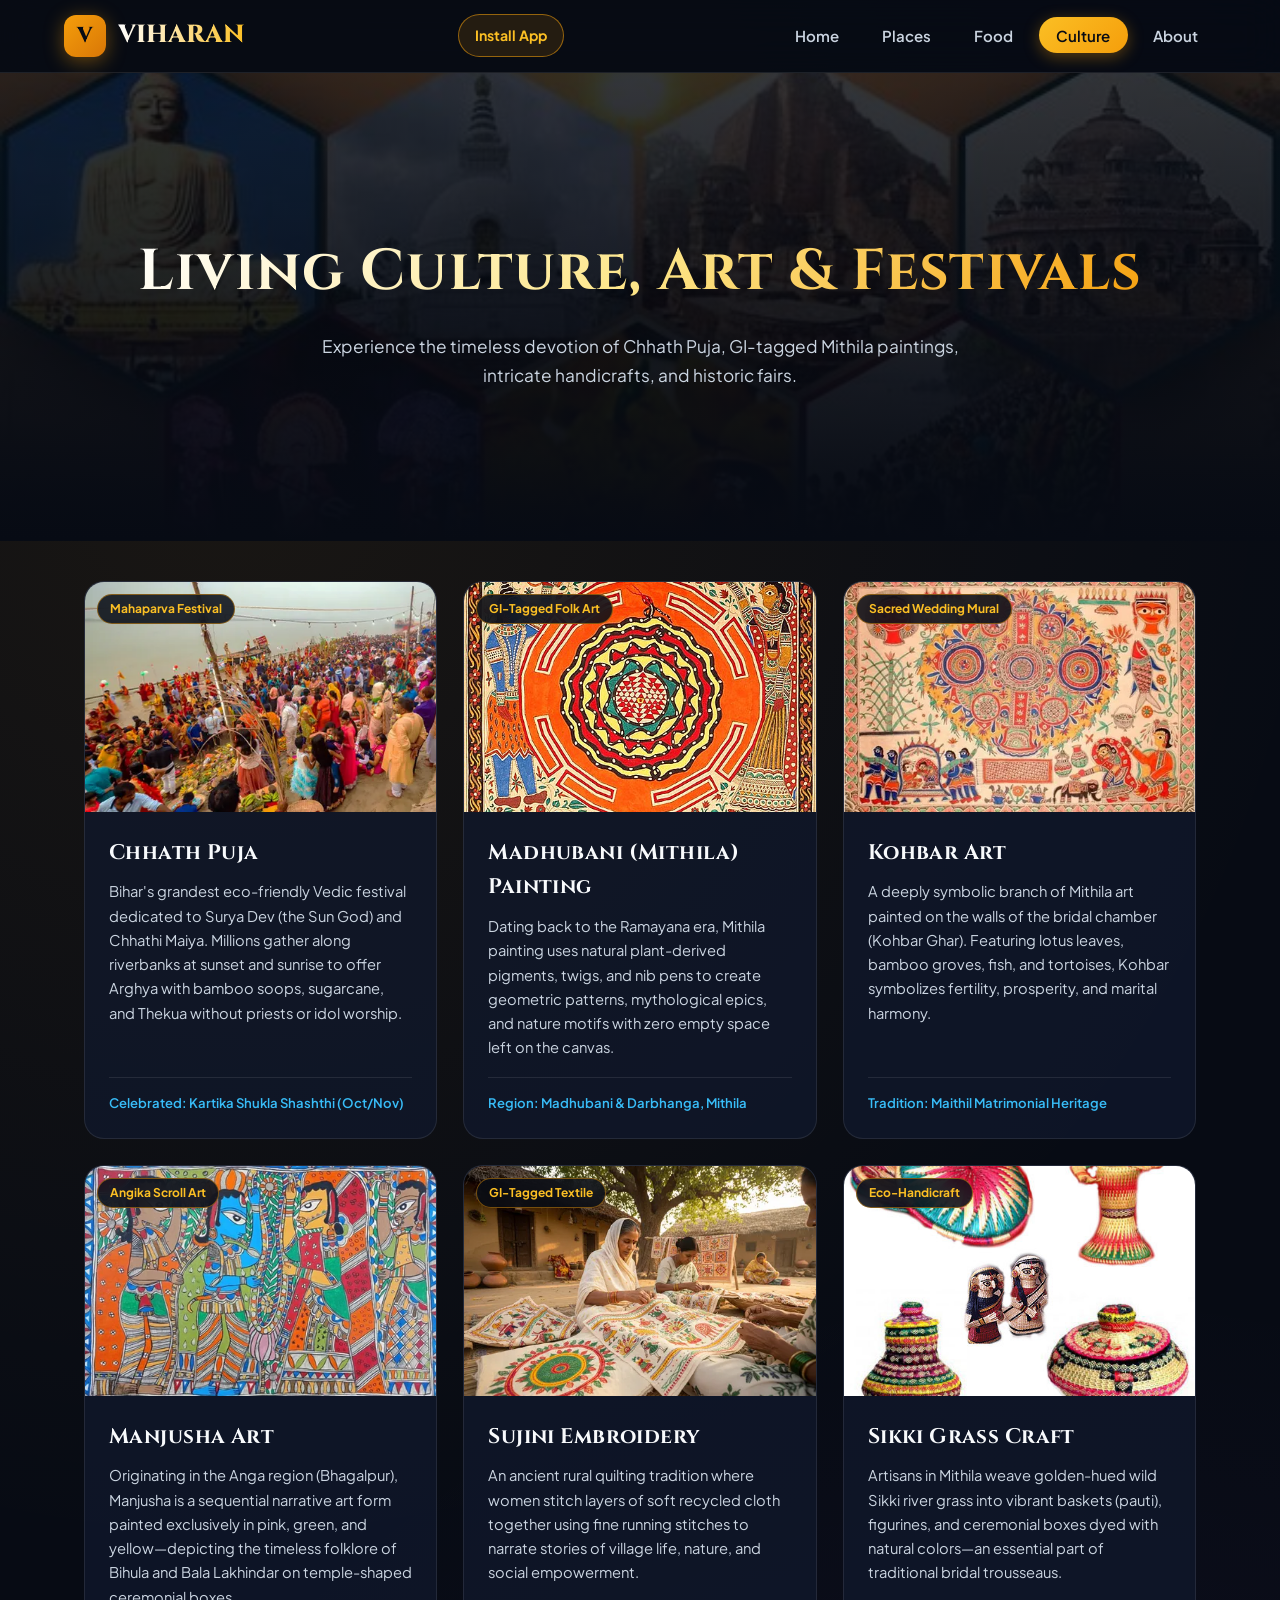
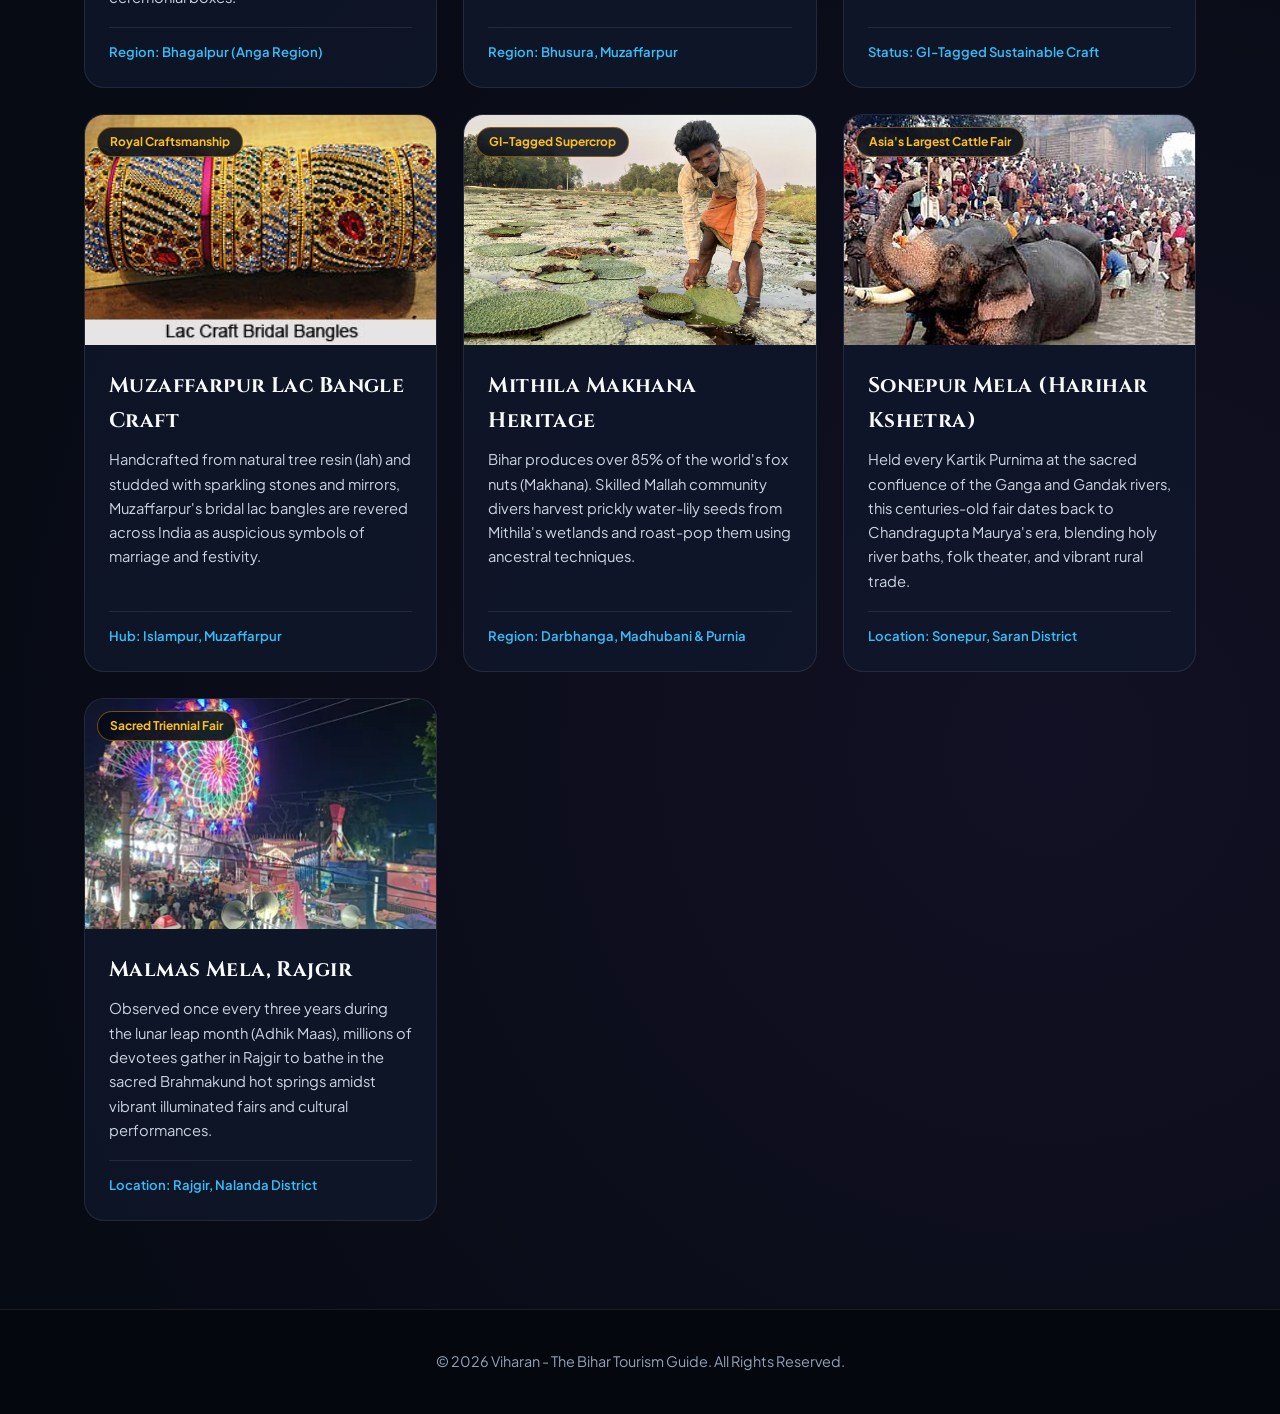
<file: culture.html>
<!DOCTYPE html>
<html lang="en" class="scroll-smooth">
<head>
    <meta charset="UTF-8">
    <meta name="viewport" content="width=device-width, initial-scale=1.0">
    <title>Culture &amp; Heritage | Viharan - The Bihar Tourism Guide</title>
    <meta name="description" content="Discover Bihar's rich culture including Chhath Puja, Madhubani Painting, Kohbar Art, Manjusha Art, Sujini Embroidery, Sikki Grass Craft, and Sonepur Mela.">

    <link rel="apple-touch-icon" sizes="180x180" href="apple-touch-icon.png">
    <link rel="icon" type="image/png" sizes="32x32" href="favicon-32x32.png">
    <link rel="icon" type="image/png" sizes="16x16" href="favicon-16x16.png">
    <link rel="manifest" href="site.webmanifest">
    <meta name="theme-color" content="#070b14">
    <meta name="apple-mobile-web-app-capable" content="yes">
    <meta name="apple-mobile-web-app-status-bar-style" content="black-translucent">
    <link rel="stylesheet" href="responsive.css">

    <link rel="preconnect" href="https://fonts.googleapis.com">
    <link rel="preconnect" href="https://fonts.gstatic.com" crossorigin>
    <link href="https://fonts.googleapis.com/css2?family=Cinzel:wght@600;700;800&family=Plus+Jakarta+Sans:wght@400;500;600;700;800&display=swap" rel="stylesheet">

    <style>
        :root {
            --bg-primary: #070b14;
            --surface-glass: rgba(17, 25, 45, 0.75);
            --surface-glass-hover: rgba(24, 35, 62, 0.9);
            --border-glass: rgba(255, 255, 255, 0.09);
            --border-accent: rgba(245, 158, 11, 0.45);
            --accent-gold: #f59e0b;
            --accent-amber: #fbbf24;
            --accent-cyan: #38bdf8;
            --text-primary: #f8fafc;
            --text-secondary: #cbd5e1;
            --text-muted: #94a3b8;
            --radius-lg: 20px;
            --transition: all 0.35s cubic-bezier(0.22, 1, 0.36, 1);
        }

        * { margin: 0; padding: 0; box-sizing: border-box; }

        body {
            font-family: 'Plus Jakarta Sans', sans-serif;
            background-color: var(--bg-primary);
            color: var(--text-primary);
            line-height: 1.65;
            background-image:
                radial-gradient(circle at 18% 15%, rgba(245, 158, 11, 0.08) 0%, transparent 40%),
                radial-gradient(circle at 82% 78%, rgba(168, 85, 247, 0.07) 0%, transparent 42%);
        }

        h1, h2, h3 { font-family: 'Cinzel', serif; letter-spacing: 0.02em; }

        .navbar {
            position: sticky; top: 0; z-index: 1000;
            background: rgba(7, 11, 20, 0.85); backdrop-filter: blur(18px);
            border-bottom: 1px solid var(--border-glass);
            padding: 0.9rem 5%; display: flex; align-items: center; justify-content: space-between;
        }

        .logo-wrap { display: flex; align-items: center; gap: 12px; text-decoration: none; }

        .logo-badge {
            width: 42px; height: 42px; border-radius: 12px;
            background: linear-gradient(135deg, var(--accent-gold), #d97706);
            display: grid; place-items: center;
            font-family: 'Cinzel', serif; font-weight: 800; font-size: 1.35rem; color: #070b14;
            box-shadow: 0 4px 20px rgba(245, 158, 11, 0.4);
        }

        .logo-text {
            font-family: 'Cinzel', serif; font-size: 1.55rem; font-weight: 800;
            background: linear-gradient(90deg, #fff, var(--accent-amber));
            -webkit-background-clip: text; -webkit-text-fill-color: transparent;
        }

        .nav-links { display: flex; list-style: none; gap: 8px; }

        .nav-links a {
            text-decoration: none; color: var(--text-secondary); font-weight: 600;
            font-size: 0.94rem; padding: 0.55rem 1.1rem; border-radius: 999px; transition: var(--transition);
        }

        .nav-links a:hover, .nav-links a.active {
            color: #070b14;
            background: linear-gradient(135deg, var(--accent-amber), var(--accent-gold));
            box-shadow: 0 4px 16px rgba(245, 158, 11, 0.35);
        }

        .menu-toggle {
            display: none; background: var(--surface-glass); border: 1px solid var(--border-glass);
            color: var(--text-primary); font-size: 1.4rem; padding: 6px 12px; border-radius: 10px; cursor: pointer;
        }

        .page-banner {
            position: relative; min-height: 52vh;
            display: flex; align-items: center; justify-content: center;
            text-align: center; padding: 4rem 5%; overflow: hidden;
        }

        .banner-bg {
            position: absolute; inset: 0;
            background: url('Culture Bihar banner.jpg') center/cover no-repeat;
            filter: brightness(0.38) saturate(1.15);
            z-index: -2;
        }

        .banner-overlay {
            position: absolute; inset: 0;
            background: linear-gradient(180deg, rgba(7, 11, 20, 0.5), var(--bg-primary));
            z-index: -1;
        }

        .page-banner h1 {
            font-size: clamp(2.2rem, 4.6vw, 3.6rem);
            background: linear-gradient(135deg, #fff, #fde68a, #f59e0b);
            -webkit-background-clip: text; -webkit-text-fill-color: transparent;
            margin-bottom: 0.8rem;
        }

        .page-banner p { color: var(--text-secondary); max-width: 680px; margin: 0 auto; font-size: 1.08rem; }

        .culture-grid {
            max-width: 1240px;
            margin: 2.5rem auto 5.5rem;
            padding: 0 5%;
            display: grid;
            grid-template-columns: repeat(auto-fill, minmax(340px, 1fr));
            gap: 26px;
        }

        .culture-card {
            background: var(--surface-glass);
            border: 1px solid var(--border-glass);
            border-radius: var(--radius-lg);
            overflow: hidden;
            transition: var(--transition);
            display: flex;
            flex-direction: column;
        }

        .culture-card:hover {
            transform: translateY(-8px);
            border-color: var(--border-accent);
            background: var(--surface-glass-hover);
            box-shadow: 0 16px 40px rgba(245, 158, 11, 0.2);
        }

        .culture-img {
            position: relative;
            height: 230px;
            overflow: hidden;
        }

        .culture-img img {
            width: 100%; height: 100%; object-fit: cover;
            transition: transform 0.5s ease;
        }

        .culture-card:hover .culture-img img { transform: scale(1.08); }

        .culture-tag {
            position: absolute; top: 12px; left: 12px;
            background: rgba(7, 11, 20, 0.85); backdrop-filter: blur(8px);
            color: var(--accent-amber); border: 1px solid var(--border-accent);
            padding: 4px 12px; border-radius: 999px; font-size: 0.75rem; font-weight: 700;
        }

        .culture-body {
            padding: 1.5rem;
            flex: 1;
            display: flex;
            flex-direction: column;
            justify-content: space-between;
        }

        .culture-body h3 {
            font-size: 1.32rem;
            color: var(--text-primary);
            margin-bottom: 0.55rem;
        }

        .culture-body p {
            color: var(--text-secondary);
            font-size: 0.92rem;
            margin-bottom: 1.1rem;
        }

        .culture-footer {
            padding-top: 0.85rem;
            border-top: 1px solid var(--border-glass);
            font-size: 0.82rem;
            color: var(--accent-cyan);
            font-weight: 600;
        }

        footer {
            background: #04070d; border-top: 1px solid var(--border-glass);
            padding: 2.5rem 5%; text-align: center; color: var(--text-muted); font-size: 0.9rem;
        }

        @media (max-width: 768px) {
            .menu-toggle { display: block; }
            .nav-links {
                position: absolute; top: 100%; left: 0; right: 0;
                background: rgba(7, 11, 20, 0.96); backdrop-filter: blur(20px);
                flex-direction: column; padding: 1.2rem 5%;
                border-bottom: 1px solid var(--border-glass); display: none;
            }
            .nav-links.open { display: flex; }
            .culture-grid { grid-template-columns: 1fr; }
        }
    </style>
</head>
<body>

    <nav class="navbar">
        <a href="index.html" class="logo-wrap">
            <div class="logo-badge">V</div>
            <span class="logo-text">VIHARAN</span>
        </a>
        <button class="install-button" id="installButton" type="button">Install App</button>
        <button class="menu-toggle" id="menuToggle" aria-label="Toggle Navigation" aria-controls="navLinks" aria-expanded="false">&#9776;</button>
        <ul class="nav-links" id="navLinks">
            <li><a href="index.html">Home</a></li>
            <li><a href="places.html">Places</a></li>
            <li><a href="food.html">Food</a></li>
            <li><a href="culture.html" class="active">Culture</a></li>
            <li><a href="about.html">About</a></li>
        </ul>
    </nav>
    <p class="install-help" id="installHelp" role="status" aria-live="polite" hidden></p>

    <header class="page-banner">
        <div class="banner-bg"></div>
        <div class="banner-overlay"></div>
        <div>
            <h1>Living Culture, Art &amp; Festivals</h1>
            <p>Experience the timeless devotion of Chhath Puja, GI-tagged Mithila paintings, intricate handicrafts, and historic fairs.</p>
        </div>
    </header>

    <main class="culture-grid">

        <!-- 1. Chhath Puja -->
        <article class="culture-card">
            <div class="culture-img">
                <span class="culture-tag">Mahaparva Festival</span>
                <img src="culture_images/Chhath Puja.webp" alt="Chhath Puja">
            </div>
            <div class="culture-body">
                <div>
                    <h3>Chhath Puja</h3>
                    <p>Bihar's grandest eco-friendly Vedic festival dedicated to Surya Dev (the Sun God) and Chhathi Maiya. Millions gather along riverbanks at sunset and sunrise to offer Arghya with bamboo soops, sugarcane, and Thekua without priests or idol worship.</p>
                </div>
                <div class="culture-footer">Celebrated: Kartika Shukla Shashthi (Oct/Nov)</div>
            </div>
        </article>

        <!-- 2. Madhubani Painting -->
        <article class="culture-card">
            <div class="culture-img">
                <span class="culture-tag">GI-Tagged Folk Art</span>
                <img src="culture_images/Madhubani Painting.jpg" alt="Madhubani Painting">
            </div>
            <div class="culture-body">
                <div>
                    <h3>Madhubani (Mithila) Painting</h3>
                    <p>Dating back to the Ramayana era, Mithila painting uses natural plant-derived pigments, twigs, and nib pens to create geometric patterns, mythological epics, and nature motifs with zero empty space left on the canvas.</p>
                </div>
                <div class="culture-footer">Region: Madhubani &amp; Darbhanga, Mithila</div>
            </div>
        </article>

        <!-- 3. Kohbar Art -->
        <article class="culture-card">
            <div class="culture-img">
                <span class="culture-tag">Sacred Wedding Mural</span>
                <img src="culture_images/Kohbar Art.webp" alt="Kohbar Art">
            </div>
            <div class="culture-body">
                <div>
                    <h3>Kohbar Art</h3>
                    <p>A deeply symbolic branch of Mithila art painted on the walls of the bridal chamber (Kohbar Ghar). Featuring lotus leaves, bamboo groves, fish, and tortoises, Kohbar symbolizes fertility, prosperity, and marital harmony.</p>
                </div>
                <div class="culture-footer">Tradition: Maithil Matrimonial Heritage</div>
            </div>
        </article>

        <!-- 4. Manjusha Art -->
        <article class="culture-card">
            <div class="culture-img">
                <span class="culture-tag">Angika Scroll Art</span>
                <img src="culture_images/Manjusha Art.webp" alt="Manjusha Art">
            </div>
            <div class="culture-body">
                <div>
                    <h3>Manjusha Art</h3>
                    <p>Originating in the Anga region (Bhagalpur), Manjusha is a sequential narrative art form painted exclusively in pink, green, and yellow—depicting the timeless folklore of Bihula and Bala Lakhindar on temple-shaped ceremonial boxes.</p>
                </div>
                <div class="culture-footer">Region: Bhagalpur (Anga Region)</div>
            </div>
        </article>

        <!-- 5. Sujini Embroidery -->
        <article class="culture-card">
            <div class="culture-img">
                <span class="culture-tag">GI-Tagged Textile</span>
                <img src="culture_images/Sujini Embroidery.webp" alt="Sujini Embroidery">
            </div>
            <div class="culture-body">
                <div>
                    <h3>Sujini Embroidery</h3>
                    <p>An ancient rural quilting tradition where women stitch layers of soft recycled cloth together using fine running stitches to narrate stories of village life, nature, and social empowerment.</p>
                </div>
                <div class="culture-footer">Region: Bhusura, Muzaffarpur</div>
            </div>
        </article>

        <!-- 6. Sikki Grass Craft -->
        <article class="culture-card">
            <div class="culture-img">
                <span class="culture-tag">Eco-Handicraft</span>
                <img src="culture_images/Sikki Grass Craft.jpg" alt="Sikki Grass Craft">
            </div>
            <div class="culture-body">
                <div>
                    <h3>Sikki Grass Craft</h3>
                    <p>Artisans in Mithila weave golden-hued wild Sikki river grass into vibrant baskets (pauti), figurines, and ceremonial boxes dyed with natural colors—an essential part of traditional bridal trousseaus.</p>
                </div>
                <div class="culture-footer">Status: GI-Tagged Sustainable Craft</div>
            </div>
        </article>

        <!-- 7. Muzaffarpur Lac Bangle Craft -->
        <article class="culture-card">
            <div class="culture-img">
                <span class="culture-tag">Royal Craftsmanship</span>
                <img src="culture_images/Muzaffarpur Lac Bangle Craft.jpg" alt="Muzaffarpur Lac Bangle Craft">
            </div>
            <div class="culture-body">
                <div>
                    <h3>Muzaffarpur Lac Bangle Craft</h3>
                    <p>Handcrafted from natural tree resin (lah) and studded with sparkling stones and mirrors, Muzaffarpur's bridal lac bangles are revered across India as auspicious symbols of marriage and festivity.</p>
                </div>
                <div class="culture-footer">Hub: Islampur, Muzaffarpur</div>
            </div>
        </article>

        <!-- 8. Mithila Makhana Cultivation -->
        <article class="culture-card">
            <div class="culture-img">
                <span class="culture-tag">GI-Tagged Supercrop</span>
                <img src="culture_images/Mithila Makhana Cultivation.jpg" alt="Mithila Makhana Cultivation">
            </div>
            <div class="culture-body">
                <div>
                    <h3>Mithila Makhana Heritage</h3>
                    <p>Bihar produces over 85% of the world's fox nuts (Makhana). Skilled Mallah community divers harvest prickly water-lily seeds from Mithila's wetlands and roast-pop them using ancestral techniques.</p>
                </div>
                <div class="culture-footer">Region: Darbhanga, Madhubani &amp; Purnia</div>
            </div>
        </article>

        <!-- 9. Sonepur Mela -->
        <article class="culture-card">
            <div class="culture-img">
                <span class="culture-tag">Asia's Largest Cattle Fair</span>
                <img src="culture_images/Sonepur Mela.jpeg" alt="Sonepur Mela">
            </div>
            <div class="culture-body">
                <div>
                    <h3>Sonepur Mela (Harihar Kshetra)</h3>
                    <p>Held every Kartik Purnima at the sacred confluence of the Ganga and Gandak rivers, this centuries-old fair dates back to Chandragupta Maurya's era, blending holy river baths, folk theater, and vibrant rural trade.</p>
                </div>
                <div class="culture-footer">Location: Sonepur, Saran District</div>
            </div>
        </article>

        <!-- 10. Malmas Mela -->
        <article class="culture-card">
            <div class="culture-img">
                <span class="culture-tag">Sacred Triennial Fair</span>
                <img src="culture_images/Malmas Mela.webp" alt="Malmas Mela">
            </div>
            <div class="culture-body">
                <div>
                    <h3>Malmas Mela, Rajgir</h3>
                    <p>Observed once every three years during the lunar leap month (Adhik Maas), millions of devotees gather in Rajgir to bathe in the sacred Brahmakund hot springs amidst vibrant illuminated fairs and cultural performances.</p>
                </div>
                <div class="culture-footer">Location: Rajgir, Nalanda District</div>
            </div>
        </article>

    </main>

    <footer>
        &copy; 2026 Viharan - The Bihar Tourism Guide. All Rights Reserved.
    </footer>

    <script>
    </script>
    <script src="app.js"></script>
</body>
</html>
</file>
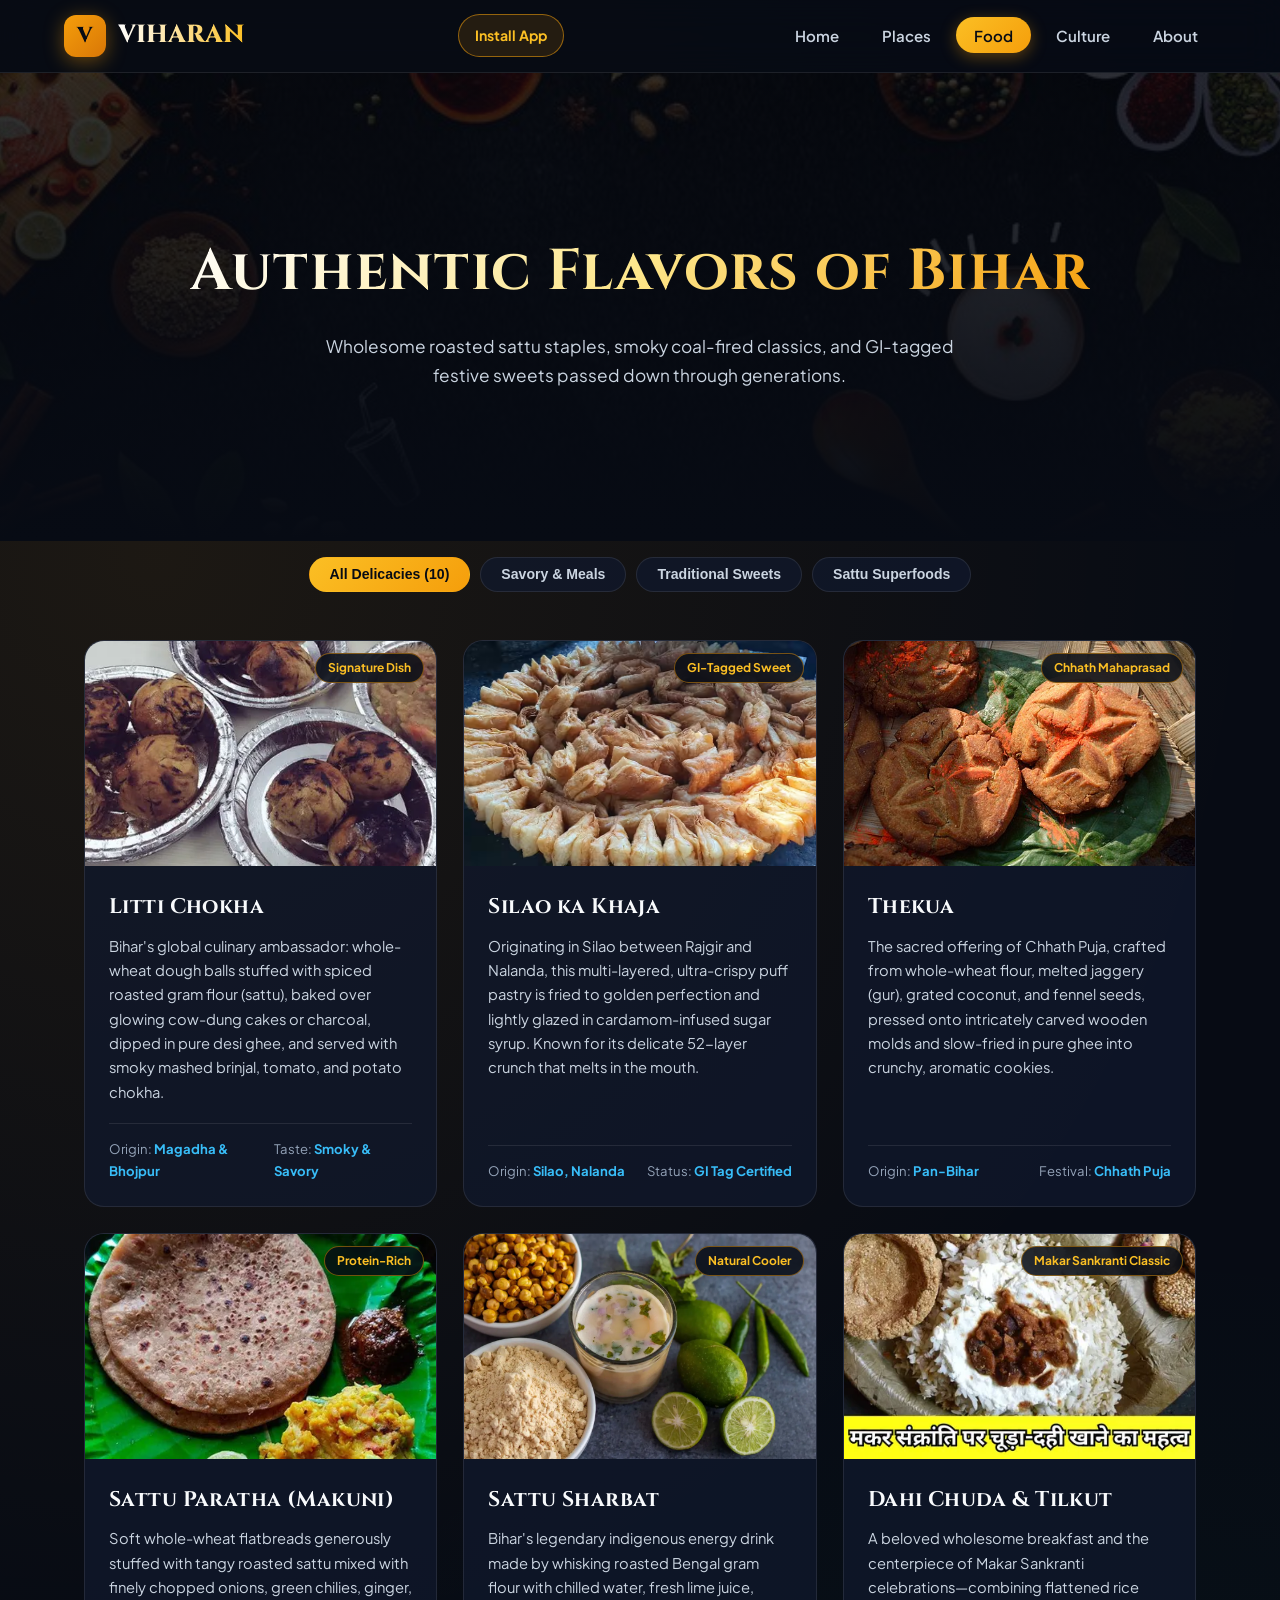
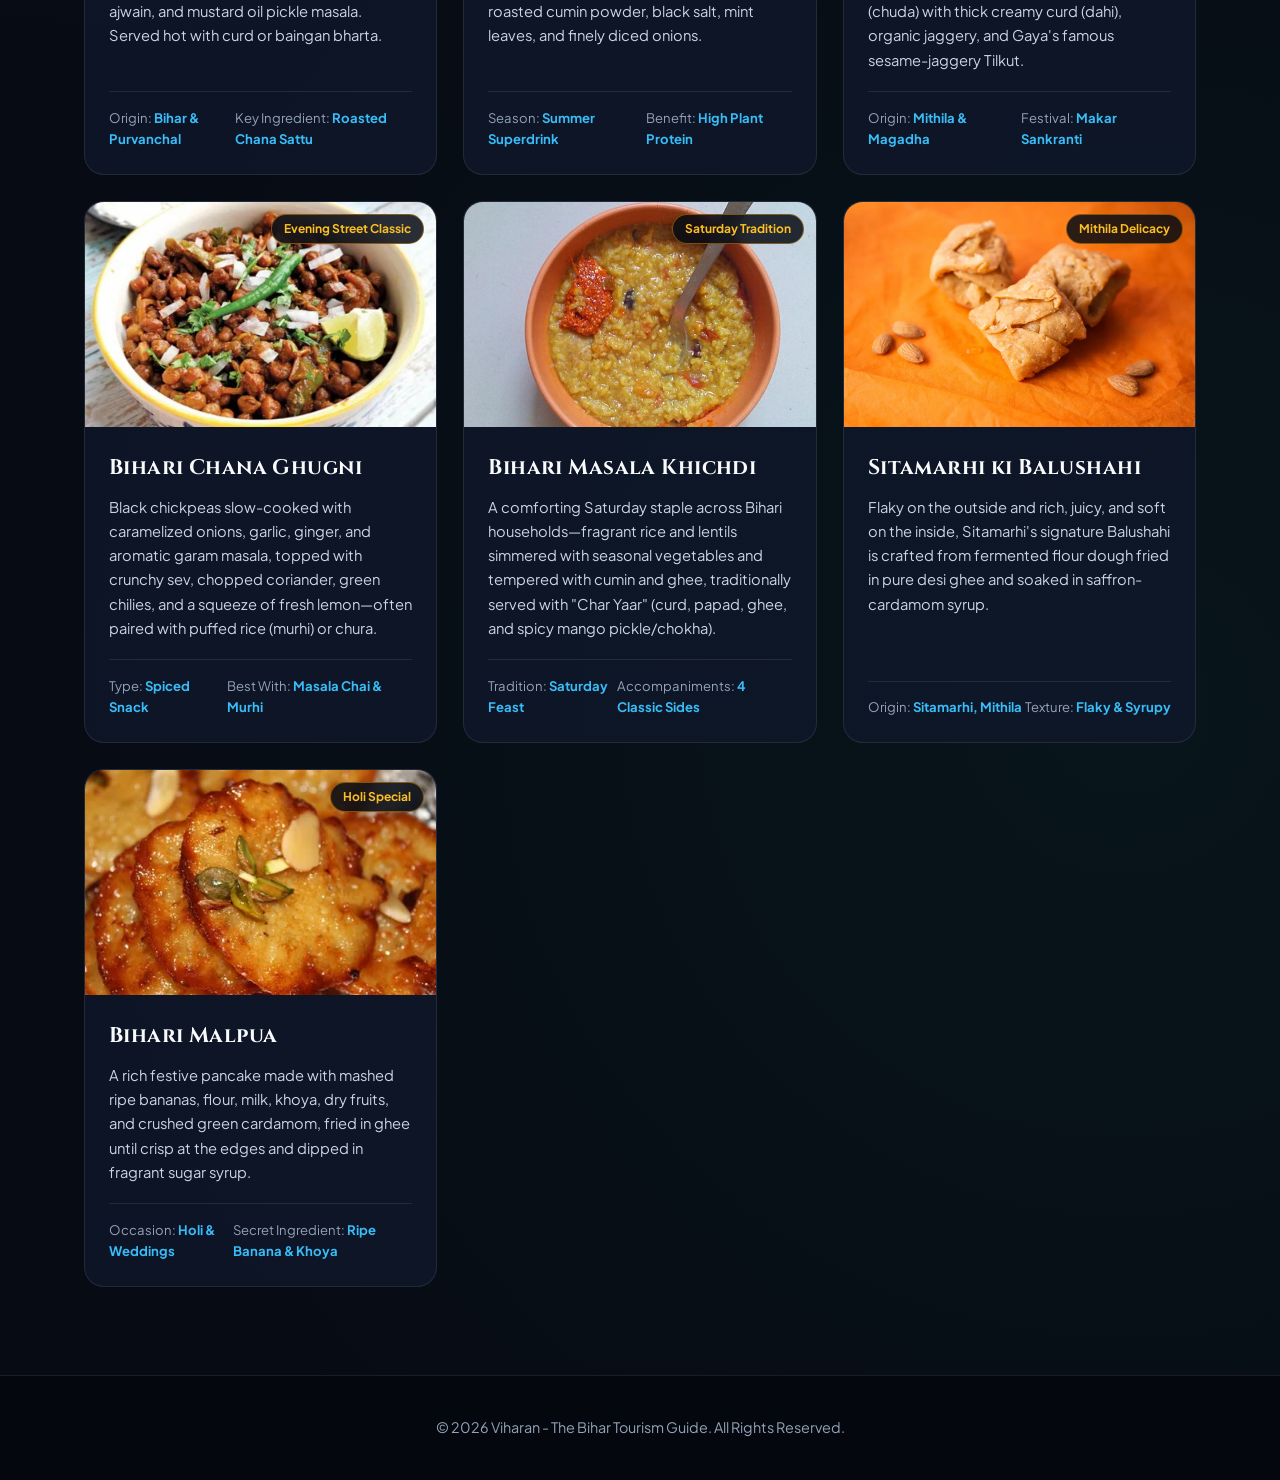
<file: food.html>
<!DOCTYPE html>
<html lang="en" class="scroll-smooth">
<head>
    <meta charset="UTF-8">
    <meta name="viewport" content="width=device-width, initial-scale=1.0">
    <title>Traditional Food | Viharan - The Bihar Tourism Guide</title>
    <meta name="description" content="Explore authentic Bihari cuisine including Litti Chokha, Sattu Paratha, Sattu Sharbat, Silao ka Khaja, Sitamarhi ki Balushahi, and Thekua.">

    <link rel="apple-touch-icon" sizes="180x180" href="apple-touch-icon.png">
    <link rel="icon" type="image/png" sizes="32x32" href="favicon-32x32.png">
    <link rel="icon" type="image/png" sizes="16x16" href="favicon-16x16.png">
    <link rel="manifest" href="site.webmanifest">
    <meta name="theme-color" content="#070b14">
    <meta name="apple-mobile-web-app-capable" content="yes">
    <meta name="apple-mobile-web-app-status-bar-style" content="black-translucent">
    <link rel="stylesheet" href="responsive.css">

    <link rel="preconnect" href="https://fonts.googleapis.com">
    <link rel="preconnect" href="https://fonts.gstatic.com" crossorigin>
    <link href="https://fonts.googleapis.com/css2?family=Cinzel:wght@600;700;800&family=Plus+Jakarta+Sans:wght@400;500;600;700;800&display=swap" rel="stylesheet">

    <style>
        :root {
            --bg-primary: #070b14;
            --surface-glass: rgba(17, 25, 45, 0.75);
            --surface-glass-hover: rgba(24, 35, 62, 0.9);
            --border-glass: rgba(255, 255, 255, 0.09);
            --border-accent: rgba(245, 158, 11, 0.45);
            --accent-gold: #f59e0b;
            --accent-amber: #fbbf24;
            --accent-cyan: #38bdf8;
            --text-primary: #f8fafc;
            --text-secondary: #cbd5e1;
            --text-muted: #94a3b8;
            --radius-lg: 20px;
            --transition: all 0.35s cubic-bezier(0.22, 1, 0.36, 1);
        }

        * { margin: 0; padding: 0; box-sizing: border-box; }

        body {
            font-family: 'Plus Jakarta Sans', sans-serif;
            background-color: var(--bg-primary);
            color: var(--text-primary);
            line-height: 1.65;
            background-image:
                radial-gradient(circle at 12% 18%, rgba(245, 158, 11, 0.09) 0%, transparent 40%),
                radial-gradient(circle at 88% 75%, rgba(16, 185, 129, 0.06) 0%, transparent 42%);
        }

        h1, h2, h3 { font-family: 'Cinzel', serif; letter-spacing: 0.02em; }

        .navbar {
            position: sticky; top: 0; z-index: 1000;
            background: rgba(7, 11, 20, 0.85); backdrop-filter: blur(18px);
            border-bottom: 1px solid var(--border-glass);
            padding: 0.9rem 5%; display: flex; align-items: center; justify-content: space-between;
        }

        .logo-wrap { display: flex; align-items: center; gap: 12px; text-decoration: none; }

        .logo-badge {
            width: 42px; height: 42px; border-radius: 12px;
            background: linear-gradient(135deg, var(--accent-gold), #d97706);
            display: grid; place-items: center;
            font-family: 'Cinzel', serif; font-weight: 800; font-size: 1.35rem; color: #070b14;
            box-shadow: 0 4px 20px rgba(245, 158, 11, 0.4);
        }

        .logo-text {
            font-family: 'Cinzel', serif; font-size: 1.55rem; font-weight: 800;
            background: linear-gradient(90deg, #fff, var(--accent-amber));
            -webkit-background-clip: text; -webkit-text-fill-color: transparent;
        }

        .nav-links { display: flex; list-style: none; gap: 8px; }

        .nav-links a {
            text-decoration: none; color: var(--text-secondary); font-weight: 600;
            font-size: 0.94rem; padding: 0.55rem 1.1rem; border-radius: 999px; transition: var(--transition);
        }

        .nav-links a:hover, .nav-links a.active {
            color: #070b14;
            background: linear-gradient(135deg, var(--accent-amber), var(--accent-gold));
            box-shadow: 0 4px 16px rgba(245, 158, 11, 0.35);
        }

        .menu-toggle {
            display: none; background: var(--surface-glass); border: 1px solid var(--border-glass);
            color: var(--text-primary); font-size: 1.4rem; padding: 6px 12px; border-radius: 10px; cursor: pointer;
        }

        .page-banner {
            position: relative; min-height: 52vh;
            display: flex; align-items: center; justify-content: center;
            text-align: center; padding: 4rem 5%; overflow: hidden;
        }

        .banner-bg {
            position: absolute; inset: 0;
            background: url('Food Bihar banner.jpg') center/cover no-repeat;
            filter: brightness(0.38) saturate(1.15);
            z-index: -2;
        }

        .banner-overlay {
            position: absolute; inset: 0;
            background: linear-gradient(180deg, rgba(7, 11, 20, 0.5), var(--bg-primary));
            z-index: -1;
        }

        .page-banner h1 {
            font-size: clamp(2.2rem, 4.6vw, 3.6rem);
            background: linear-gradient(135deg, #fff, #fde68a, #f59e0b);
            -webkit-background-clip: text; -webkit-text-fill-color: transparent;
            margin-bottom: 0.8rem;
        }

        .page-banner p { color: var(--text-secondary); max-width: 680px; margin: 0 auto; font-size: 1.08rem; }

        .filter-wrap {
            max-width: 1200px; margin: 1rem auto 3rem; padding: 0 5%;
            display: flex; flex-wrap: wrap; gap: 10px; justify-content: center;
        }

        .filter-btn {
            padding: 0.55rem 1.25rem; border-radius: 999px;
            border: 1px solid var(--border-glass); background: var(--surface-glass);
            color: var(--text-secondary); font-weight: 600; font-size: 0.88rem;
            cursor: pointer; transition: var(--transition);
        }

        .filter-btn:hover, .filter-btn.active {
            background: linear-gradient(135deg, var(--accent-amber), var(--accent-gold));
            color: #070b14; border-color: transparent;
        }

        .food-grid {
            max-width: 1240px; margin: 0 auto 5.5rem; padding: 0 5%;
            display: grid; grid-template-columns: repeat(auto-fill, minmax(340px, 1fr));
            gap: 26px;
        }

        .food-card {
            background: var(--surface-glass);
            border: 1px solid var(--border-glass);
            border-radius: var(--radius-lg);
            overflow: hidden;
            transition: var(--transition);
            display: flex;
            flex-direction: column;
        }

        .food-card:hover {
            transform: translateY(-8px);
            border-color: var(--border-accent);
            background: var(--surface-glass-hover);
            box-shadow: 0 16px 40px rgba(245, 158, 11, 0.2);
        }

        .food-card.hidden { display: none; }

        .food-img {
            position: relative;
            height: 225px;
            overflow: hidden;
        }

        .food-img img {
            width: 100%; height: 100%; object-fit: cover;
            transition: transform 0.5s ease;
        }

        .food-card:hover .food-img img { transform: scale(1.08); }

        .food-tag {
            position: absolute; top: 12px; right: 12px;
            background: rgba(7, 11, 20, 0.85); backdrop-filter: blur(8px);
            color: var(--accent-amber); border: 1px solid var(--border-accent);
            padding: 4px 12px; border-radius: 999px; font-size: 0.75rem; font-weight: 700;
        }

        .food-body {
            padding: 1.5rem;
            flex: 1;
            display: flex;
            flex-direction: column;
            justify-content: space-between;
        }

        .food-body h3 {
            font-size: 1.32rem;
            color: var(--text-primary);
            margin-bottom: 0.55rem;
        }

        .food-body p {
            color: var(--text-secondary);
            font-size: 0.92rem;
            margin-bottom: 1.2rem;
        }

        .food-meta {
            display: flex;
            justify-content: space-between;
            align-items: center;
            padding-top: 0.9rem;
            border-top: 1px solid var(--border-glass);
            font-size: 0.82rem;
            color: var(--text-muted);
        }

        .food-meta strong { color: var(--accent-cyan); }

        footer {
            background: #04070d; border-top: 1px solid var(--border-glass);
            padding: 2.5rem 5%; text-align: center; color: var(--text-muted); font-size: 0.9rem;
        }

        @media (max-width: 768px) {
            .menu-toggle { display: block; }
            .nav-links {
                position: absolute; top: 100%; left: 0; right: 0;
                background: rgba(7, 11, 20, 0.96); backdrop-filter: blur(20px);
                flex-direction: column; padding: 1.2rem 5%;
                border-bottom: 1px solid var(--border-glass); display: none;
            }
            .nav-links.open { display: flex; }
            .food-grid { grid-template-columns: 1fr; }
        }
    </style>
</head>
<body>

    <nav class="navbar">
        <a href="index.html" class="logo-wrap">
            <div class="logo-badge">V</div>
            <span class="logo-text">VIHARAN</span>
        </a>
        <button class="install-button" id="installButton" type="button">Install App</button>
        <button class="menu-toggle" id="menuToggle" aria-label="Toggle Navigation" aria-controls="navLinks" aria-expanded="false">&#9776;</button>
        <ul class="nav-links" id="navLinks">
            <li><a href="index.html">Home</a></li>
            <li><a href="places.html">Places</a></li>
            <li><a href="food.html" class="active">Food</a></li>
            <li><a href="culture.html">Culture</a></li>
            <li><a href="about.html">About</a></li>
        </ul>
    </nav>
    <p class="install-help" id="installHelp" role="status" aria-live="polite" hidden></p>

    <header class="page-banner">
        <div class="banner-bg"></div>
        <div class="banner-overlay"></div>
        <div>
            <h1>Authentic Flavors of Bihar</h1>
            <p>Wholesome roasted sattu staples, smoky coal-fired classics, and GI-tagged festive sweets passed down through generations.</p>
        </div>
    </header>

    <div class="filter-wrap">
        <button class="filter-btn active" data-filter="all">All Delicacies (10)</button>
        <button class="filter-btn" data-filter="savory">Savory &amp; Meals</button>
        <button class="filter-btn" data-filter="sweet">Traditional Sweets</button>
        <button class="filter-btn" data-filter="superfood">Sattu Superfoods</button>
    </div>

    <main class="food-grid">

        <!-- 1. Litti Chokha -->
        <article class="food-card" data-category="savory superfood">
            <div class="food-img">
                <span class="food-tag">Signature Dish</span>
                <img src="food_images/Litti Chokha.webp" alt="Litti Chokha">
            </div>
            <div class="food-body">
                <div>
                    <h3>Litti Chokha</h3>
                    <p>Bihar's global culinary ambassador: whole-wheat dough balls stuffed with spiced roasted gram flour (sattu), baked over glowing cow-dung cakes or charcoal, dipped in pure desi ghee, and served with smoky mashed brinjal, tomato, and potato chokha.</p>
                </div>
                <div class="food-meta">
                    <span>Origin: <strong>Magadha &amp; Bhojpur</strong></span>
                    <span>Taste: <strong>Smoky &amp; Savory</strong></span>
                </div>
            </div>
        </article>

        <!-- 2. Silao ka Khaja -->
        <article class="food-card" data-category="sweet">
            <div class="food-img">
                <span class="food-tag">GI-Tagged Sweet</span>
                <img src="food_images/Silao ka Khaja.avif" alt="Silao ka Khaja">
            </div>
            <div class="food-body">
                <div>
                    <h3>Silao ka Khaja</h3>
                    <p>Originating in Silao between Rajgir and Nalanda, this multi-layered, ultra-crispy puff pastry is fried to golden perfection and lightly glazed in cardamom-infused sugar syrup. Known for its delicate 52-layer crunch that melts in the mouth.</p>
                </div>
                <div class="food-meta">
                    <span>Origin: <strong>Silao, Nalanda</strong></span>
                    <span>Status: <strong>GI Tag Certified</strong></span>
                </div>
            </div>
        </article>

        <!-- 3. Thekua -->
        <article class="food-card" data-category="sweet">
            <div class="food-img">
                <span class="food-tag">Chhath Mahaprasad</span>
                <img src="food_images/Thekua.jpeg" alt="Thekua">
            </div>
            <div class="food-body">
                <div>
                    <h3>Thekua</h3>
                    <p>The sacred offering of Chhath Puja, crafted from whole-wheat flour, melted jaggery (gur), grated coconut, and fennel seeds, pressed onto intricately carved wooden molds and slow-fried in pure ghee into crunchy, aromatic cookies.</p>
                </div>
                <div class="food-meta">
                    <span>Origin: <strong>Pan-Bihar</strong></span>
                    <span>Festival: <strong>Chhath Puja</strong></span>
                </div>
            </div>
        </article>

        <!-- 4. Sattu Paratha -->
        <article class="food-card" data-category="savory superfood">
            <div class="food-img">
                <span class="food-tag">Protein-Rich</span>
                <img src="food_images/Sattu Paratha.webp" alt="Sattu Paratha">
            </div>
            <div class="food-body">
                <div>
                    <h3>Sattu Paratha (Makuni)</h3>
                    <p>Soft whole-wheat flatbreads generously stuffed with tangy roasted sattu mixed with finely chopped onions, green chilies, ginger, ajwain, and mustard oil pickle masala. Served hot with curd or baingan bharta.</p>
                </div>
                <div class="food-meta">
                    <span>Origin: <strong>Bihar &amp; Purvanchal</strong></span>
                    <span>Key Ingredient: <strong>Roasted Chana Sattu</strong></span>
                </div>
            </div>
        </article>

        <!-- 5. Sattu Sharbat -->
        <article class="food-card" data-category="superfood">
            <div class="food-img">
                <span class="food-tag">Natural Cooler</span>
                <img src="food_images/Sattu Sharbat.webp" alt="Sattu Sharbat">
            </div>
            <div class="food-body">
                <div>
                    <h3>Sattu Sharbat</h3>
                    <p>Bihar's legendary indigenous energy drink made by whisking roasted Bengal gram flour with chilled water, fresh lime juice, roasted cumin powder, black salt, mint leaves, and finely diced onions.</p>
                </div>
                <div class="food-meta">
                    <span>Season: <strong>Summer Superdrink</strong></span>
                    <span>Benefit: <strong>High Plant Protein</strong></span>
                </div>
            </div>
        </article>

        <!-- 6. Dahi Chuda -->
        <article class="food-card" data-category="sweet">
            <div class="food-img">
                <span class="food-tag">Makar Sankranti Classic</span>
                <img src="food_images/Dahi Chuda.webp" alt="Dahi Chuda">
            </div>
            <div class="food-body">
                <div>
                    <h3>Dahi Chuda &amp; Tilkut</h3>
                    <p>A beloved wholesome breakfast and the centerpiece of Makar Sankranti celebrations—combining flattened rice (chuda) with thick creamy curd (dahi), organic jaggery, and Gaya's famous sesame-jaggery Tilkut.</p>
                </div>
                <div class="food-meta">
                    <span>Origin: <strong>Mithila &amp; Magadha</strong></span>
                    <span>Festival: <strong>Makar Sankranti</strong></span>
                </div>
            </div>
        </article>

        <!-- 7. Chana Ghugni -->
        <article class="food-card" data-category="savory">
            <div class="food-img">
                <span class="food-tag">Evening Street Classic</span>
                <img src="food_images/Chana Ghugni.webp" alt="Chana Ghugni">
            </div>
            <div class="food-body">
                <div>
                    <h3>Bihari Chana Ghugni</h3>
                    <p>Black chickpeas slow-cooked with caramelized onions, garlic, ginger, and aromatic garam masala, topped with crunchy sev, chopped coriander, green chilies, and a squeeze of fresh lemon—often paired with puffed rice (murhi) or chura.</p>
                </div>
                <div class="food-meta">
                    <span>Type: <strong>Spiced Snack</strong></span>
                    <span>Best With: <strong>Masala Chai &amp; Murhi</strong></span>
                </div>
            </div>
        </article>

        <!-- 8. Bihari Khichdi -->
        <article class="food-card" data-category="savory">
            <div class="food-img">
                <span class="food-tag">Saturday Tradition</span>
                <img src="food_images/Bihari Khichdi.jpg" alt="Bihari Khichdi">
            </div>
            <div class="food-body">
                <div>
                    <h3>Bihari Masala Khichdi</h3>
                    <p>A comforting Saturday staple across Bihari households—fragrant rice and lentils simmered with seasonal vegetables and tempered with cumin and ghee, traditionally served with "Char Yaar" (curd, papad, ghee, and spicy mango pickle/chokha).</p>
                </div>
                <div class="food-meta">
                    <span>Tradition: <strong>Saturday Feast</strong></span>
                    <span>Accompaniments: <strong>4 Classic Sides</strong></span>
                </div>
            </div>
        </article>

        <!-- 9. Sitamarhi ki Balushahi -->
        <article class="food-card" data-category="sweet">
            <div class="food-img">
                <span class="food-tag">Mithila Delicacy</span>
                <img src="food_images/Sitamarhi ki Balushahi.webp" alt="Sitamarhi ki Balushahi">
            </div>
            <div class="food-body">
                <div>
                    <h3>Sitamarhi ki Balushahi</h3>
                    <p>Flaky on the outside and rich, juicy, and soft on the inside, Sitamarhi's signature Balushahi is crafted from fermented flour dough fried in pure desi ghee and soaked in saffron-cardamom syrup.</p>
                </div>
                <div class="food-meta">
                    <span>Origin: <strong>Sitamarhi, Mithila</strong></span>
                    <span>Texture: <strong>Flaky &amp; Syrupy</strong></span>
                </div>
            </div>
        </article>

        <!-- 10. Malpua -->
        <article class="food-card" data-category="sweet">
            <div class="food-img">
                <span class="food-tag">Holi Special</span>
                <img src="food_images/Malpua.webp" alt="Bihari Malpua">
            </div>
            <div class="food-body">
                <div>
                    <h3>Bihari Malpua</h3>
                    <p>A rich festive pancake made with mashed ripe bananas, flour, milk, khoya, dry fruits, and crushed green cardamom, fried in ghee until crisp at the edges and dipped in fragrant sugar syrup.</p>
                </div>
                <div class="food-meta">
                    <span>Occasion: <strong>Holi &amp; Weddings</strong></span>
                    <span>Secret Ingredient: <strong>Ripe Banana &amp; Khoya</strong></span>
                </div>
            </div>
        </article>

    </main>

    <footer>
        &copy; 2026 Viharan - The Bihar Tourism Guide. All Rights Reserved.
    </footer>

    <script>
        const filterBtns = document.querySelectorAll('.filter-btn');
        const foodCards = document.querySelectorAll('.food-card');

        filterBtns.forEach(btn => {
            btn.addEventListener('click', () => {
                filterBtns.forEach(b => b.classList.remove('active'));
                btn.classList.add('active');
                const filter = btn.dataset.filter;

                foodCards.forEach(card => {
                    if (filter === 'all' || card.dataset.category.includes(filter)) {
                        card.classList.remove('hidden');
                    } else {
                        card.classList.add('hidden');
                    }
                });
            });
        });
    </script>
    <script src="app.js"></script>
</body>
</html>
</file>
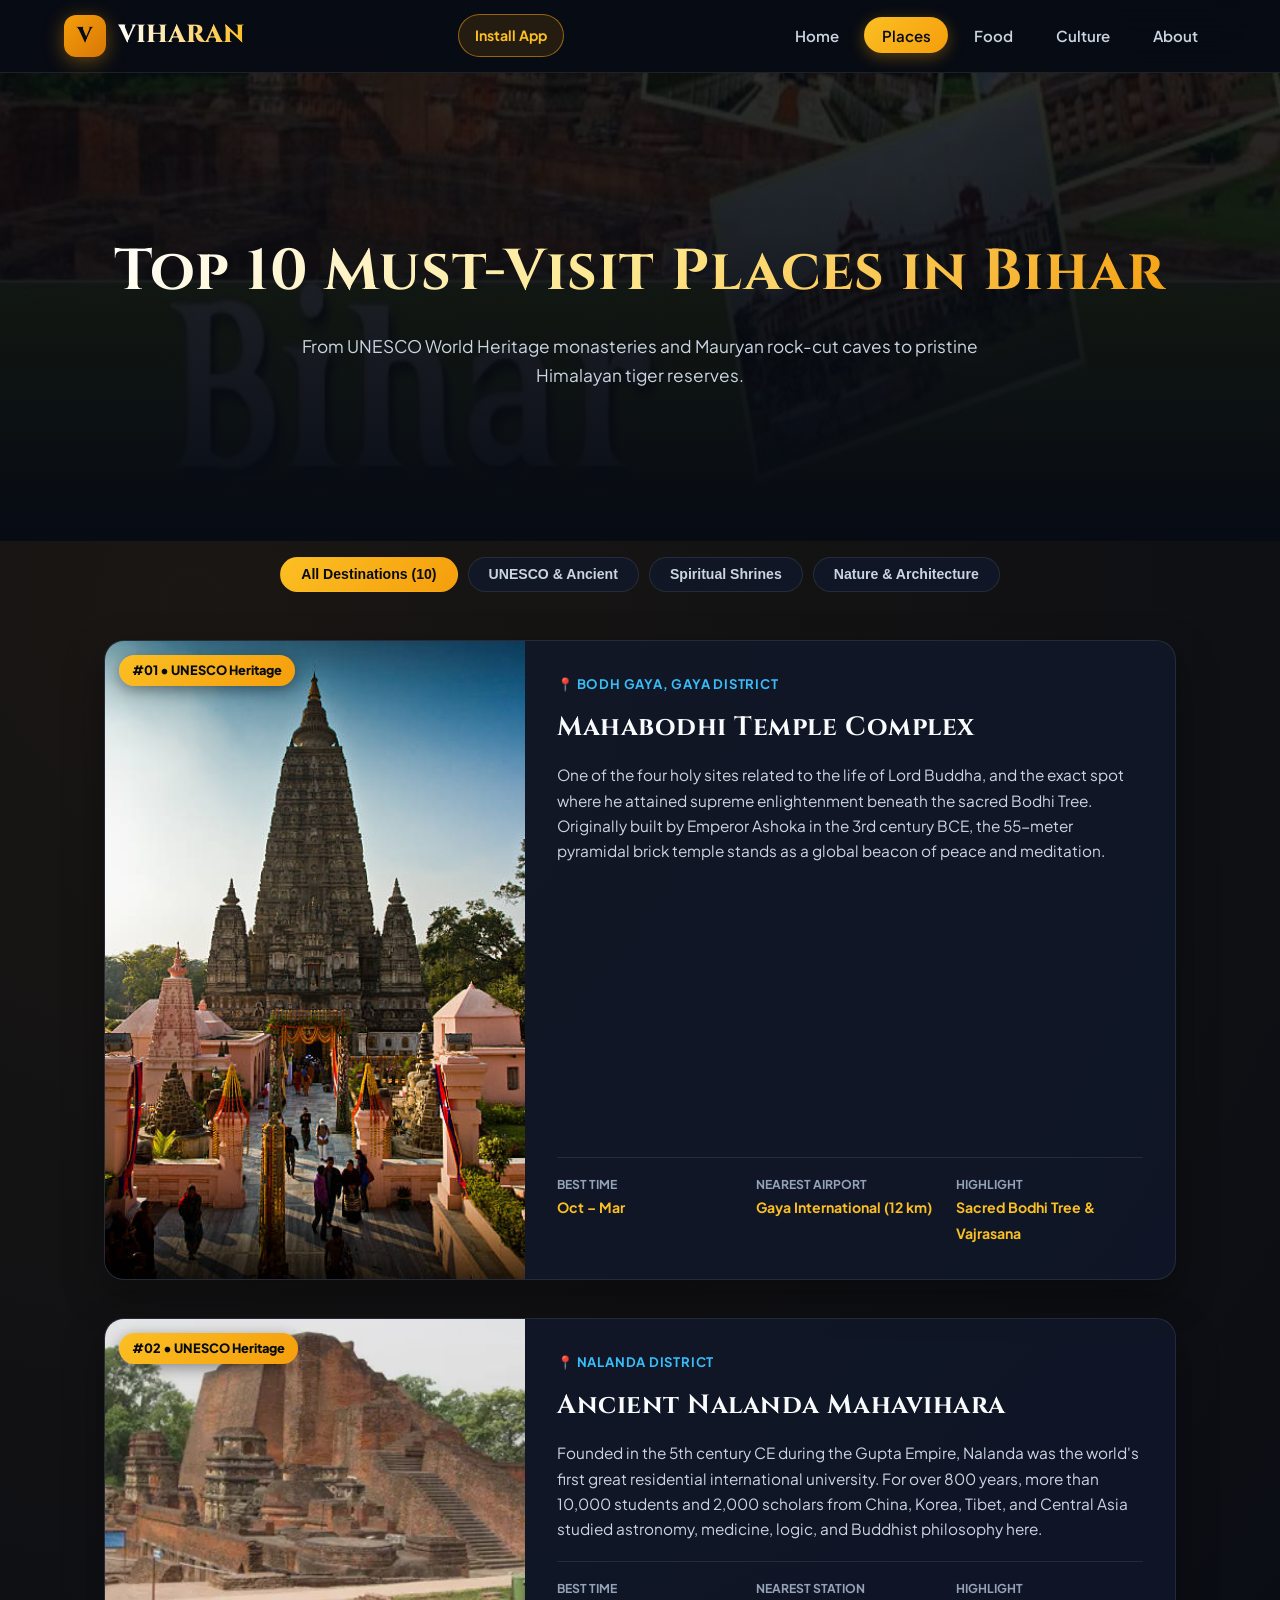
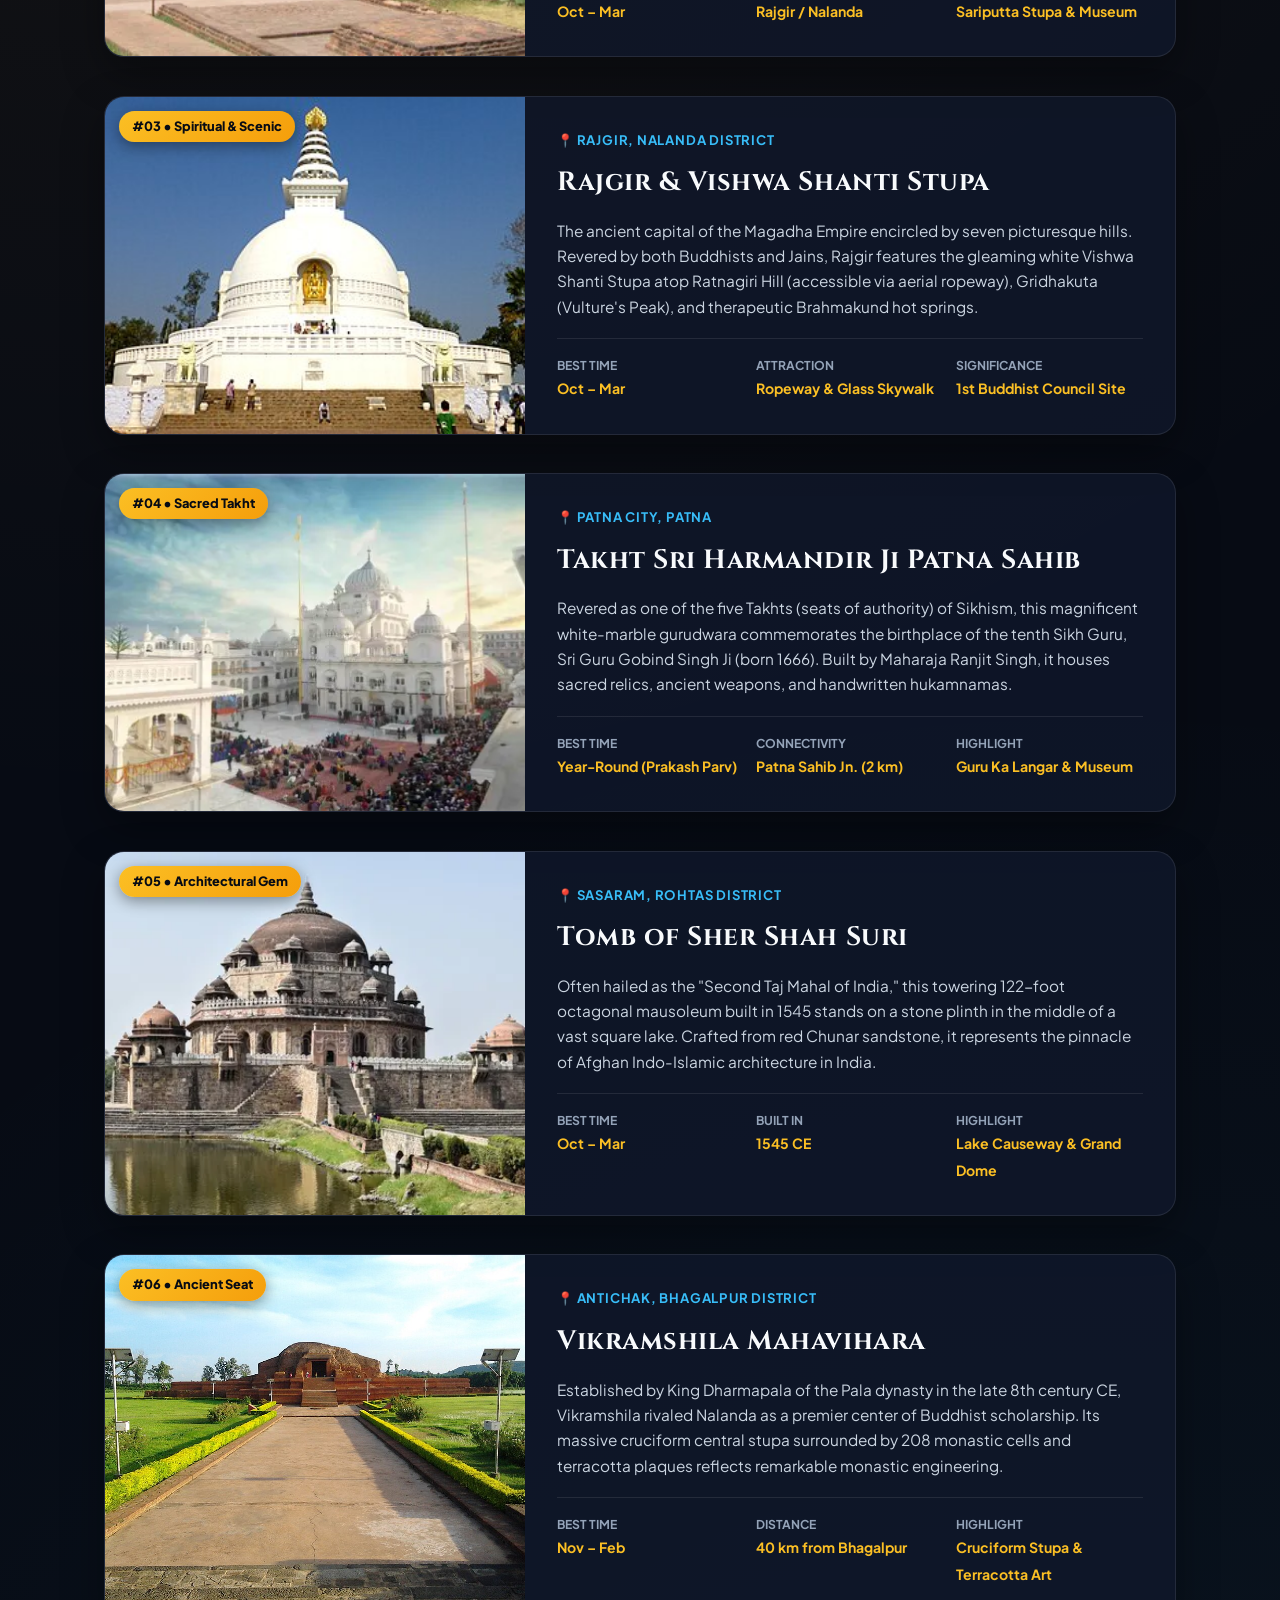
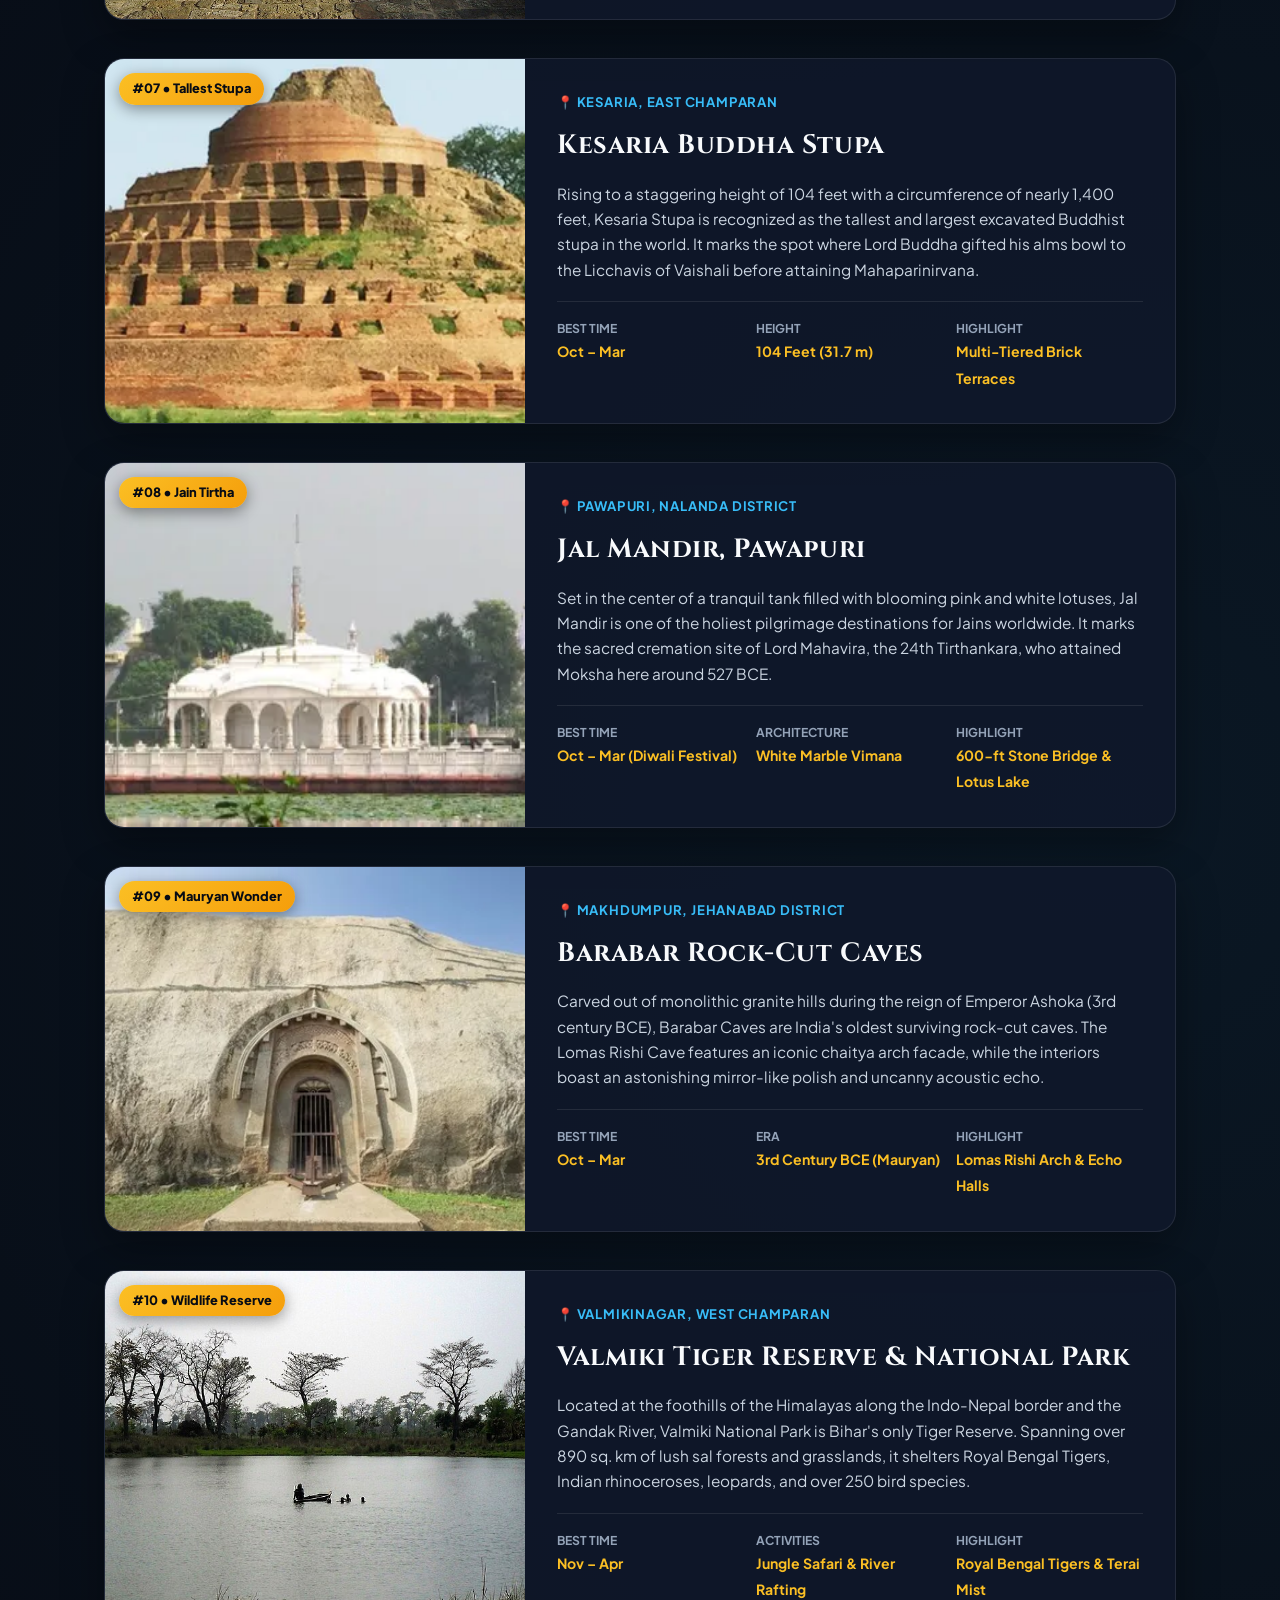
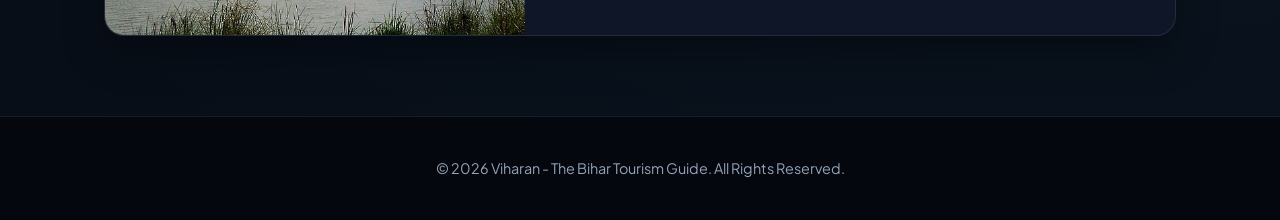
<file: places.html>
<!DOCTYPE html>
<html lang="en" class="scroll-smooth">
<head>
    <meta charset="UTF-8">
    <meta name="viewport" content="width=device-width, initial-scale=1.0">
    <title>Top 10 Places | Viharan - The Bihar Tourism Guide</title>
    <meta name="description" content="Explore the top 10 famous tourist places in Bihar including Mahabodhi Temple, Nalanda University, Rajgir, Patna Sahib, and Valmiki National Park.">

    <link rel="apple-touch-icon" sizes="180x180" href="apple-touch-icon.png">
    <link rel="icon" type="image/png" sizes="32x32" href="favicon-32x32.png">
    <link rel="icon" type="image/png" sizes="16x16" href="favicon-16x16.png">
    <link rel="manifest" href="site.webmanifest">
    <meta name="theme-color" content="#070b14">
    <meta name="apple-mobile-web-app-capable" content="yes">
    <meta name="apple-mobile-web-app-status-bar-style" content="black-translucent">
    <link rel="stylesheet" href="responsive.css">

    <link rel="preconnect" href="https://fonts.googleapis.com">
    <link rel="preconnect" href="https://fonts.gstatic.com" crossorigin>
    <link href="https://fonts.googleapis.com/css2?family=Cinzel:wght@600;700;800&family=Plus+Jakarta+Sans:wght@400;500;600;700;800&display=swap" rel="stylesheet">

    <style>
        :root {
            --bg-primary: #070b14;
            --surface-glass: rgba(17, 25, 45, 0.75);
            --surface-glass-hover: rgba(24, 35, 62, 0.9);
            --border-glass: rgba(255, 255, 255, 0.09);
            --border-accent: rgba(245, 158, 11, 0.45);
            --accent-gold: #f59e0b;
            --accent-amber: #fbbf24;
            --accent-cyan: #38bdf8;
            --text-primary: #f8fafc;
            --text-secondary: #cbd5e1;
            --text-muted: #94a3b8;
            --radius-lg: 20px;
            --radius-md: 14px;
            --transition: all 0.35s cubic-bezier(0.22, 1, 0.36, 1);
        }

        * { margin: 0; padding: 0; box-sizing: border-box; }

        body {
            font-family: 'Plus Jakarta Sans', sans-serif;
            background-color: var(--bg-primary);
            color: var(--text-primary);
            line-height: 1.65;
            background-image:
                radial-gradient(circle at 15% 12%, rgba(245, 158, 11, 0.08) 0%, transparent 40%),
                radial-gradient(circle at 85% 80%, rgba(56, 189, 248, 0.07) 0%, transparent 42%);
        }

        h1, h2, h3 { font-family: 'Cinzel', serif; letter-spacing: 0.02em; }

        .navbar {
            position: sticky;
            top: 0;
            z-index: 1000;
            background: rgba(7, 11, 20, 0.85);
            backdrop-filter: blur(18px);
            border-bottom: 1px solid var(--border-glass);
            padding: 0.9rem 5%;
            display: flex;
            align-items: center;
            justify-content: space-between;
        }

        .logo-wrap { display: flex; align-items: center; gap: 12px; text-decoration: none; }

        .logo-badge {
            width: 42px; height: 42px; border-radius: 12px;
            background: linear-gradient(135deg, var(--accent-gold), #d97706);
            display: grid; place-items: center;
            font-family: 'Cinzel', serif; font-weight: 800; font-size: 1.35rem; color: #070b14;
            box-shadow: 0 4px 20px rgba(245, 158, 11, 0.4);
        }

        .logo-text {
            font-family: 'Cinzel', serif; font-size: 1.55rem; font-weight: 800;
            background: linear-gradient(90deg, #fff, var(--accent-amber));
            -webkit-background-clip: text; -webkit-text-fill-color: transparent;
        }

        .nav-links { display: flex; list-style: none; gap: 8px; }

        .nav-links a {
            text-decoration: none; color: var(--text-secondary); font-weight: 600;
            font-size: 0.94rem; padding: 0.55rem 1.1rem; border-radius: 999px; transition: var(--transition);
        }

        .nav-links a:hover, .nav-links a.active {
            color: #070b14;
            background: linear-gradient(135deg, var(--accent-amber), var(--accent-gold));
            box-shadow: 0 4px 16px rgba(245, 158, 11, 0.35);
        }

        .menu-toggle {
            display: none; background: var(--surface-glass); border: 1px solid var(--border-glass);
            color: var(--text-primary); font-size: 1.4rem; padding: 6px 12px; border-radius: 10px; cursor: pointer;
        }

        /* Banner */
        .page-banner {
            position: relative;
            min-height: 52vh;
            display: flex;
            align-items: center;
            justify-content: center;
            text-align: center;
            padding: 4rem 5%;
            overflow: hidden;
        }

        .banner-bg {
            position: absolute; inset: 0;
            background: url('Places Bihar banner.jpg') center/cover no-repeat;
            filter: brightness(0.36) saturate(1.15);
            z-index: -2;
        }

        .banner-overlay {
            position: absolute; inset: 0;
            background: linear-gradient(180deg, rgba(7, 11, 20, 0.55), var(--bg-primary));
            z-index: -1;
        }

        .page-banner h1 {
            font-size: clamp(2.2rem, 4.6vw, 3.6rem);
            background: linear-gradient(135deg, #fff, #fde68a, #f59e0b);
            -webkit-background-clip: text; -webkit-text-fill-color: transparent;
            margin-bottom: 0.8rem;
        }

        .page-banner p {
            color: var(--text-secondary);
            max-width: 680px;
            margin: 0 auto;
            font-size: 1.08rem;
        }

        /* Filter Bar */
        .filter-wrap {
            max-width: 1200px;
            margin: 1rem auto 3rem;
            padding: 0 5%;
            display: flex;
            flex-wrap: wrap;
            gap: 10px;
            justify-content: center;
        }

        .filter-btn {
            padding: 0.55rem 1.25rem;
            border-radius: 999px;
            border: 1px solid var(--border-glass);
            background: var(--surface-glass);
            color: var(--text-secondary);
            font-weight: 600;
            font-size: 0.88rem;
            cursor: pointer;
            transition: var(--transition);
        }

        .filter-btn:hover, .filter-btn.active {
            background: linear-gradient(135deg, var(--accent-amber), var(--accent-gold));
            color: #070b14;
            border-color: transparent;
        }

        /* Destination Detailed List */
        .places-container {
            max-width: 1200px;
            margin: 0 auto 5rem;
            padding: 0 5%;
            display: flex;
            flex-direction: column;
            gap: 2.4rem;
        }

        .place-row {
            display: grid;
            grid-template-columns: 420px 1fr;
            background: var(--surface-glass);
            border: 1px solid var(--border-glass);
            border-radius: var(--radius-lg);
            overflow: hidden;
            transition: var(--transition);
            box-shadow: 0 16px 40px rgba(0, 0, 0, 0.35);
        }

        .place-row:hover {
            border-color: var(--border-accent);
            transform: translateY(-4px);
            background: var(--surface-glass-hover);
        }

        .place-row.hidden { display: none; }

        .place-img-box {
            position: relative;
            min-height: 290px;
            overflow: hidden;
        }

        .place-img-box img {
            width: 100%;
            height: 100%;
            object-fit: cover;
            transition: transform 0.5s ease;
        }

        .place-row:hover .place-img-box img { transform: scale(1.06); }

        .rank-tag {
            position: absolute;
            top: 14px;
            left: 14px;
            background: linear-gradient(135deg, var(--accent-amber), var(--accent-gold));
            color: #070b14;
            font-weight: 800;
            font-size: 0.8rem;
            padding: 5px 13px;
            border-radius: 999px;
            box-shadow: 0 4px 15px rgba(0, 0, 0, 0.4);
        }

        .place-details {
            padding: 2rem;
            display: flex;
            flex-direction: column;
            justify-content: space-between;
        }

        .place-meta {
            display: flex;
            flex-wrap: wrap;
            gap: 10px;
            margin-bottom: 0.7rem;
            font-size: 0.82rem;
            font-weight: 700;
            color: var(--accent-cyan);
            text-transform: uppercase;
            letter-spacing: 0.06em;
        }

        .place-details h2 {
            font-size: 1.65rem;
            color: var(--text-primary);
            margin-bottom: 0.8rem;
        }

        .place-details p {
            color: var(--text-secondary);
            font-size: 0.96rem;
            margin-bottom: 1.2rem;
        }

        .info-grid {
            display: grid;
            grid-template-columns: repeat(3, 1fr);
            gap: 12px;
            padding-top: 1rem;
            border-top: 1px solid var(--border-glass);
        }

        .info-box span {
            display: block;
            font-size: 0.76rem;
            color: var(--text-muted);
            text-transform: uppercase;
            font-weight: 700;
        }

        .info-box strong {
            font-size: 0.88rem;
            color: var(--accent-amber);
        }

        footer {
            background: #04070d;
            border-top: 1px solid var(--border-glass);
            padding: 2.5rem 5%;
            text-align: center;
            color: var(--text-muted);
            font-size: 0.9rem;
        }

        @media (max-width: 920px) {
            .place-row { grid-template-columns: 1fr; }
            .place-img-box { height: 240px; min-height: auto; }
            .info-grid { grid-template-columns: 1fr; }
        }

        @media (max-width: 768px) {
            .menu-toggle { display: block; }
            .nav-links {
                position: absolute; top: 100%; left: 0; right: 0;
                background: rgba(7, 11, 20, 0.96); backdrop-filter: blur(20px);
                flex-direction: column; padding: 1.2rem 5%;
                border-bottom: 1px solid var(--border-glass); display: none;
            }
            .nav-links.open { display: flex; }
        }
    </style>
</head>
<body>

    <nav class="navbar">
        <a href="index.html" class="logo-wrap">
            <div class="logo-badge">V</div>
            <span class="logo-text">VIHARAN</span>
        </a>
        <button class="install-button" id="installButton" type="button">Install App</button>
        <button class="menu-toggle" id="menuToggle" aria-label="Toggle Navigation" aria-controls="navLinks" aria-expanded="false">&#9776;</button>
        <ul class="nav-links" id="navLinks">
            <li><a href="index.html">Home</a></li>
            <li><a href="places.html" class="active">Places</a></li>
            <li><a href="food.html">Food</a></li>
            <li><a href="culture.html">Culture</a></li>
            <li><a href="about.html">About</a></li>
        </ul>
    </nav>
    <p class="install-help" id="installHelp" role="status" aria-live="polite" hidden></p>

    <header class="page-banner">
        <div class="banner-bg"></div>
        <div class="banner-overlay"></div>
        <div>
            <h1>Top 10 Must-Visit Places in Bihar</h1>
            <p>From UNESCO World Heritage monasteries and Mauryan rock-cut caves to pristine Himalayan tiger reserves.</p>
        </div>
    </header>

    <div class="filter-wrap">
        <button class="filter-btn active" data-filter="all">All Destinations (10)</button>
        <button class="filter-btn" data-filter="unesco">UNESCO &amp; Ancient</button>
        <button class="filter-btn" data-filter="spiritual">Spiritual Shrines</button>
        <button class="filter-btn" data-filter="nature">Nature &amp; Architecture</button>
    </div>

    <main class="places-container">

        <!-- 1. Mahabodhi Temple -->
        <article class="place-row" id="mahabodhi" data-category="unesco spiritual">
            <div class="place-img-box">
                <span class="rank-tag">#01 &bull; UNESCO Heritage</span>
                <img src="index_images/Mahabodhi Temple.jpg" alt="Mahabodhi Temple Bodh Gaya">
            </div>
            <div class="place-details">
                <div>
                    <div class="place-meta"><span>&#128205; Bodh Gaya, Gaya District</span></div>
                    <h2>Mahabodhi Temple Complex</h2>
                    <p>One of the four holy sites related to the life of Lord Buddha, and the exact spot where he attained supreme enlightenment beneath the sacred Bodhi Tree. Originally built by Emperor Ashoka in the 3rd century BCE, the 55-meter pyramidal brick temple stands as a global beacon of peace and meditation.</p>
                </div>
                <div class="info-grid">
                    <div class="info-box"><span>Best Time</span><strong>Oct – Mar</strong></div>
                    <div class="info-box"><span>Nearest Airport</span><strong>Gaya International (12 km)</strong></div>
                    <div class="info-box"><span>Highlight</span><strong>Sacred Bodhi Tree &amp; Vajrasana</strong></div>
                </div>
            </div>
        </article>

        <!-- 2. Nalanda University -->
        <article class="place-row" id="nalanda" data-category="unesco">
            <div class="place-img-box">
                <span class="rank-tag">#02 &bull; UNESCO Heritage</span>
                <img src="index_images/Nalanda University.webp" alt="Nalanda University">
            </div>
            <div class="place-details">
                <div>
                    <div class="place-meta"><span>&#128205; Nalanda District</span></div>
                    <h2>Ancient Nalanda Mahavihara</h2>
                    <p>Founded in the 5th century CE during the Gupta Empire, Nalanda was the world's first great residential international university. For over 800 years, more than 10,000 students and 2,000 scholars from China, Korea, Tibet, and Central Asia studied astronomy, medicine, logic, and Buddhist philosophy here.</p>
                </div>
                <div class="info-grid">
                    <div class="info-box"><span>Best Time</span><strong>Oct – Mar</strong></div>
                    <div class="info-box"><span>Nearest Station</span><strong>Rajgir / Nalanda</strong></div>
                    <div class="info-box"><span>Highlight</span><strong>Sariputta Stupa &amp; Museum</strong></div>
                </div>
            </div>
        </article>

        <!-- 3. Rajgir -->
        <article class="place-row" id="rajgir" data-category="spiritual nature">
            <div class="place-img-box">
                <span class="rank-tag">#03 &bull; Spiritual &amp; Scenic</span>
                <img src="index_images/Rajgir nalanda.jpg" alt="Rajgir Vishwa Shanti Stupa">
            </div>
            <div class="place-details">
                <div>
                    <div class="place-meta"><span>&#128205; Rajgir, Nalanda District</span></div>
                    <h2>Rajgir &amp; Vishwa Shanti Stupa</h2>
                    <p>The ancient capital of the Magadha Empire encircled by seven picturesque hills. Revered by both Buddhists and Jains, Rajgir features the gleaming white Vishwa Shanti Stupa atop Ratnagiri Hill (accessible via aerial ropeway), Gridhakuta (Vulture's Peak), and therapeutic Brahmakund hot springs.</p>
                </div>
                <div class="info-grid">
                    <div class="info-box"><span>Best Time</span><strong>Oct – Mar</strong></div>
                    <div class="info-box"><span>Attraction</span><strong>Ropeway &amp; Glass Skywalk</strong></div>
                    <div class="info-box"><span>Significance</span><strong>1st Buddhist Council Site</strong></div>
                </div>
            </div>
        </article>

        <!-- 4. Patna Sahib Gurudwara -->
        <article class="place-row" id="patnasahib" data-category="spiritual">
            <div class="place-img-box">
                <span class="rank-tag">#04 &bull; Sacred Takht</span>
                <img src="index_images/Patna Sahib Gurudwara.webp" alt="Patna Sahib Gurudwara">
            </div>
            <div class="place-details">
                <div>
                    <div class="place-meta"><span>&#128205; Patna City, Patna</span></div>
                    <h2>Takht Sri Harmandir Ji Patna Sahib</h2>
                    <p>Revered as one of the five Takhts (seats of authority) of Sikhism, this magnificent white-marble gurudwara commemorates the birthplace of the tenth Sikh Guru, Sri Guru Gobind Singh Ji (born 1666). Built by Maharaja Ranjit Singh, it houses sacred relics, ancient weapons, and handwritten hukamnamas.</p>
                </div>
                <div class="info-grid">
                    <div class="info-box"><span>Best Time</span><strong>Year-Round (Prakash Parv)</strong></div>
                    <div class="info-box"><span>Connectivity</span><strong>Patna Sahib Jn. (2 km)</strong></div>
                    <div class="info-box"><span>Highlight</span><strong>Guru Ka Langar &amp; Museum</strong></div>
                </div>
            </div>
        </article>

        <!-- 5. Sher Shah Suri Tomb -->
        <article class="place-row" id="shershah" data-category="nature">
            <div class="place-img-box">
                <span class="rank-tag">#05 &bull; Architectural Gem</span>
                <img src="index_images/sher shah shuri tomb.webp" alt="Sher Shah Suri Tomb">
            </div>
            <div class="place-details">
                <div>
                    <div class="place-meta"><span>&#128205; Sasaram, Rohtas District</span></div>
                    <h2>Tomb of Sher Shah Suri</h2>
                    <p>Often hailed as the "Second Taj Mahal of India," this towering 122-foot octagonal mausoleum built in 1545 stands on a stone plinth in the middle of a vast square lake. Crafted from red Chunar sandstone, it represents the pinnacle of Afghan Indo-Islamic architecture in India.</p>
                </div>
                <div class="info-grid">
                    <div class="info-box"><span>Best Time</span><strong>Oct – Mar</strong></div>
                    <div class="info-box"><span>Built In</span><strong>1545 CE</strong></div>
                    <div class="info-box"><span>Highlight</span><strong>Lake Causeway &amp; Grand Dome</strong></div>
                </div>
            </div>
        </article>

        <!-- 6. Vikramshila University -->
        <article class="place-row" id="vikramshila" data-category="unesco">
            <div class="place-img-box">
                <span class="rank-tag">#06 &bull; Ancient Seat</span>
                <img src="index_images/Vikramshila University.jpg" alt="Vikramshila University">
            </div>
            <div class="place-details">
                <div>
                    <div class="place-meta"><span>&#128205; Antichak, Bhagalpur District</span></div>
                    <h2>Vikramshila Mahavihara</h2>
                    <p>Established by King Dharmapala of the Pala dynasty in the late 8th century CE, Vikramshila rivaled Nalanda as a premier center of Buddhist scholarship. Its massive cruciform central stupa surrounded by 208 monastic cells and terracotta plaques reflects remarkable monastic engineering.</p>
                </div>
                <div class="info-grid">
                    <div class="info-box"><span>Best Time</span><strong>Nov – Feb</strong></div>
                    <div class="info-box"><span>Distance</span><strong>40 km from Bhagalpur</strong></div>
                    <div class="info-box"><span>Highlight</span><strong>Cruciform Stupa &amp; Terracotta Art</strong></div>
                </div>
            </div>
        </article>

        <!-- 7. Kesaria Stupa -->
        <article class="place-row" id="kesaria" data-category="unesco spiritual">
            <div class="place-img-box">
                <span class="rank-tag">#07 &bull; Tallest Stupa</span>
                <img src="index_images/Kesaria Stupa.webp" alt="Kesaria Stupa">
            </div>
            <div class="place-details">
                <div>
                    <div class="place-meta"><span>&#128205; Kesaria, East Champaran</span></div>
                    <h2>Kesaria Buddha Stupa</h2>
                    <p>Rising to a staggering height of 104 feet with a circumference of nearly 1,400 feet, Kesaria Stupa is recognized as the tallest and largest excavated Buddhist stupa in the world. It marks the spot where Lord Buddha gifted his alms bowl to the Licchavis of Vaishali before attaining Mahaparinirvana.</p>
                </div>
                <div class="info-grid">
                    <div class="info-box"><span>Best Time</span><strong>Oct – Mar</strong></div>
                    <div class="info-box"><span>Height</span><strong>104 Feet (31.7 m)</strong></div>
                    <div class="info-box"><span>Highlight</span><strong>Multi-Tiered Brick Terraces</strong></div>
                </div>
            </div>
        </article>

        <!-- 8. Jal Mandir Pawapuri -->
        <article class="place-row" id="jalmandir" data-category="spiritual">
            <div class="place-img-box">
                <span class="rank-tag">#08 &bull; Jain Tirtha</span>
                <img src="index_images/jal mandir.webp" alt="Jal Mandir Pawapuri">
            </div>
            <div class="place-details">
                <div>
                    <div class="place-meta"><span>&#128205; Pawapuri, Nalanda District</span></div>
                    <h2>Jal Mandir, Pawapuri</h2>
                    <p>Set in the center of a tranquil tank filled with blooming pink and white lotuses, Jal Mandir is one of the holiest pilgrimage destinations for Jains worldwide. It marks the sacred cremation site of Lord Mahavira, the 24th Tirthankara, who attained Moksha here around 527 BCE.</p>
                </div>
                <div class="info-grid">
                    <div class="info-box"><span>Best Time</span><strong>Oct – Mar (Diwali Festival)</strong></div>
                    <div class="info-box"><span>Architecture</span><strong>White Marble Vimana</strong></div>
                    <div class="info-box"><span>Highlight</span><strong>600-ft Stone Bridge &amp; Lotus Lake</strong></div>
                </div>
            </div>
        </article>

        <!-- 9. Barabar Caves -->
        <article class="place-row" id="barabar" data-category="unesco">
            <div class="place-img-box">
                <span class="rank-tag">#09 &bull; Mauryan Wonder</span>
                <img src="index_images/Barabar cave.webp" alt="Barabar Caves">
            </div>
            <div class="place-details">
                <div>
                    <div class="place-meta"><span>&#128205; Makhdumpur, Jehanabad District</span></div>
                    <h2>Barabar Rock-Cut Caves</h2>
                    <p>Carved out of monolithic granite hills during the reign of Emperor Ashoka (3rd century BCE), Barabar Caves are India's oldest surviving rock-cut caves. The Lomas Rishi Cave features an iconic chaitya arch facade, while the interiors boast an astonishing mirror-like polish and uncanny acoustic echo.</p>
                </div>
                <div class="info-grid">
                    <div class="info-box"><span>Best Time</span><strong>Oct – Mar</strong></div>
                    <div class="info-box"><span>Era</span><strong>3rd Century BCE (Mauryan)</strong></div>
                    <div class="info-box"><span>Highlight</span><strong>Lomas Rishi Arch &amp; Echo Halls</strong></div>
                </div>
            </div>
        </article>

        <!-- 10. Valmiki National Park -->
        <article class="place-row" id="valmiki" data-category="nature">
            <div class="place-img-box">
                <span class="rank-tag">#10 &bull; Wildlife Reserve</span>
                <img src="index_images/Valmiki National Park.jpg" alt="Valmiki National Park">
            </div>
            <div class="place-details">
                <div>
                    <div class="place-meta"><span>&#128205; Valmikinagar, West Champaran</span></div>
                    <h2>Valmiki Tiger Reserve &amp; National Park</h2>
                    <p>Located at the foothills of the Himalayas along the Indo-Nepal border and the Gandak River, Valmiki National Park is Bihar's only Tiger Reserve. Spanning over 890 sq. km of lush sal forests and grasslands, it shelters Royal Bengal Tigers, Indian rhinoceroses, leopards, and over 250 bird species.</p>
                </div>
                <div class="info-grid">
                    <div class="info-box"><span>Best Time</span><strong>Nov – Apr</strong></div>
                    <div class="info-box"><span>Activities</span><strong>Jungle Safari &amp; River Rafting</strong></div>
                    <div class="info-box"><span>Highlight</span><strong>Royal Bengal Tigers &amp; Terai Mist</strong></div>
                </div>
            </div>
        </article>

    </main>

    <footer>
        &copy; 2026 Viharan - The Bihar Tourism Guide. All Rights Reserved.
    </footer>

    <script>
        const filterBtns = document.querySelectorAll('.filter-btn');
        const placeRows = document.querySelectorAll('.place-row');

        filterBtns.forEach(btn => {
            btn.addEventListener('click', () => {
                filterBtns.forEach(b => b.classList.remove('active'));
                btn.classList.add('active');
                const filter = btn.dataset.filter;

                placeRows.forEach(row => {
                    if (filter === 'all' || row.dataset.category.includes(filter)) {
                        row.classList.remove('hidden');
                    } else {
                        row.classList.add('hidden');
                    }
                });
            });
        });
    </script>
    <script src="app.js"></script>
</body>
</html>
</file>
<file: responsive.css>
html {
    scroll-padding-top: 5rem;
}

body {
    min-width: 320px;
}

button,
a {
    -webkit-tap-highlight-color: transparent;
}

button:focus-visible,
a:focus-visible {
    outline: 3px solid #fbbf24;
    outline-offset: 3px;
}

.navbar {
    gap: 12px;
}

.install-button {
    flex: 0 0 auto;
    border: 1px solid rgba(245, 158, 11, 0.55);
    border-radius: 999px;
    padding: 0.55rem 1rem;
    background: rgba(245, 158, 11, 0.12);
    color: #fbbf24;
    font: inherit;
    font-size: 0.88rem;
    font-weight: 700;
    cursor: pointer;
    transition: background 0.2s ease, color 0.2s ease;
}

.install-button:hover {
    background: #fbbf24;
    color: #070b14;
}

.install-help {
    position: fixed;
    top: 5.25rem;
    right: 1rem;
    z-index: 1100;
    max-width: min(22rem, calc(100vw - 2rem));
    padding: 0.9rem 1rem;
    border: 1px solid rgba(245, 158, 11, 0.45);
    border-radius: 12px;
    background: #11192d;
    color: #f8fafc;
    box-shadow: 0 12px 32px rgba(0, 0, 0, 0.4);
    font-size: 0.9rem;
}

.install-help[hidden] {
    display: none;
}

img {
    max-width: 100%;
}

@media (max-width: 768px) {
    .navbar {
        padding: 0.7rem 4%;
    }

    .logo-wrap {
        gap: 8px;
    }

    .logo-badge {
        width: 38px;
        height: 38px;
    }

    .logo-text {
        font-size: 1.3rem;
    }

    .install-button {
        margin-left: auto;
        padding: 0.5rem 0.75rem;
        font-size: 0.82rem;
    }

    .menu-toggle {
        padding: 5px 10px;
        line-height: 1.3;
    }

    .nav-links {
        max-height: calc(100dvh - 4.5rem);
        overflow-y: auto;
    }

    .nav-links a {
        display: block;
        padding: 0.75rem 1rem;
    }

    .page-banner,
    .hero {
        min-height: 52vh;
        padding: 3.25rem 5%;
    }

    .culture-grid,
    .food-grid,
    .cards-grid {
        grid-template-columns: repeat(auto-fit, minmax(min(100%, 280px), 1fr));
    }

    .overview-card,
    .spotlight-card {
        padding: 1.4rem;
        gap: 1.5rem;
    }

    .place-details {
        padding: 1.4rem;
    }

    .info-grid {
        grid-template-columns: repeat(auto-fit, minmax(min(100%, 140px), 1fr));
    }

    .facts-table-wrap {
        padding: 1rem;
    }

    th,
    td {
        padding: 0.75rem 0.6rem;
        overflow-wrap: anywhere;
    }
}

@media (max-width: 480px) {
    .navbar {
        gap: 4px;
    }

    .navbar .logo-text {
        font-size: 0.96rem;
    }

    .install-button {
        padding: 0.38rem 0.45rem;
        font-size: 0.7rem;
    }

    .hero,
    .page-banner {
        min-height: 48vh;
        padding: 2.75rem 5%;
    }

    .hero-actions {
        align-items: stretch;
        flex-direction: column;
    }

    .hero-actions a {
        justify-content: center;
    }

    .stats-bar {
        margin-top: -1.5rem;
    }

    .stats-grid {
        gap: 8px;
        padding: 0.9rem;
    }

    .stat-item {
        min-width: 0;
        padding: 0.4rem 0.2rem;
    }

    .stats-grid .stat-num {
        font-size: clamp(1.05rem, 5vw, 1.3rem);
        overflow-wrap: anywhere;
    }

    .stat-label {
        font-size: 0.75rem;
    }

    .section {
        margin-bottom: 3.5rem;
        padding: 0 4%;
    }

    .overview-card,
    .spotlight-card {
        padding: 1rem;
        border-radius: 16px;
    }

    .culture-grid,
    .food-grid,
    .cards-grid {
        padding-right: 4%;
        padding-left: 4%;
        gap: 18px;
    }

    .place-details h2,
    .spotlight-card h2 {
        font-size: 1.45rem;
    }
}

@media (prefers-reduced-motion: reduce) {
    *,
    *::before,
    *::after {
        scroll-behavior: auto !important;
        animation-duration: 0.01ms !important;
        animation-iteration-count: 1 !important;
        transition-duration: 0.01ms !important;
    }
}
</file>
